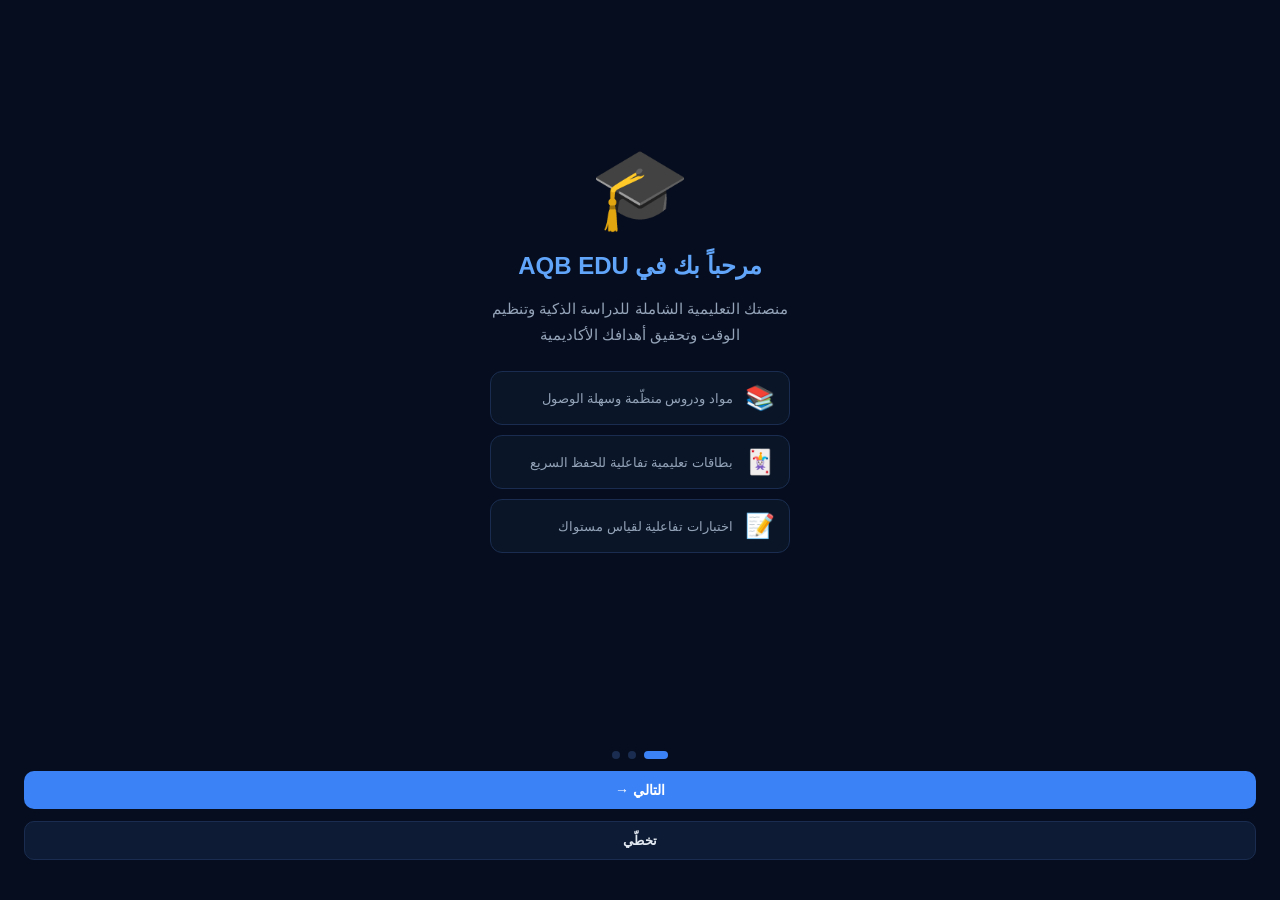
<file: index.html>
<!DOCTYPE html>
<html lang="ar" dir="rtl">
<head>
  <meta charset="UTF-8" />
  <meta name="viewport" content="width=device-width, initial-scale=1, user-scalable=no, viewport-fit=cover" />
  <meta name="mobile-web-app-capable" content="yes" />
  <meta name="apple-mobile-web-app-capable" content="yes" />
  <title>الرئيسية — AQB EDU</title>
  <link rel="stylesheet" href="css/style.css" />
  <style>
    .greeting { font-size: 13px; color: var(--muted); }
    .hero-banner {
      background: linear-gradient(135deg, #1e3a5f 0%, #0d1b35 100%);
      border: 1px solid var(--blue); border-radius: var(--radius);
      padding: 20px; display: flex; align-items: center; gap: 16px;
    }
    .hero-text h2 { font-size: 18px; font-weight: 800; color: var(--blue-l); }
    .hero-text p  { font-size: 13px; color: var(--muted); margin-top: 4px; line-height: 1.5; }
    .hero-emoji { font-size: 52px; flex-shrink: 0; }
    .daily-tip {
      background: var(--card); border: 1px solid var(--border); border-right: 4px solid var(--yellow);
      border-radius: var(--radius); padding: 14px 16px;
    }
    .daily-tip .tip-head { font-size: 11px; color: var(--yellow); font-weight: 700; margin-bottom: 6px; }
    .daily-tip p { font-size: 13px; color: var(--muted); line-height: 1.6; }
  </style>
</head>
<body class="page">
<div class="topbar">
  <div class="net-dot" id="net-dot"></div>
  <div>
    <h1 id="greeting-name">AQB EDU</h1>
    <div class="greeting" id="greeting-date"></div>
  </div>
  <div class="topbar-right">
    <a href="notifications.html" style="font-size:22px;text-decoration:none;">🔔</a>
    <a href="settings.html" style="font-size:22px;text-decoration:none;">⚙️</a>
  </div>
</div>

<div class="scroll">

  <!-- Hero -->
  <div class="hero-banner">
    <div class="hero-emoji">📖</div>
    <div class="hero-text">
      <h2>حان وقت الدراسة!</h2>
      <p>واصل رحلتك التعليمية واكسب نقاطاً جديدة اليوم</p>
    </div>
  </div>

  <!-- Stats -->
  <div class="stats-row">
    <div class="stat-card">
      <div class="stat-val" id="stat-points">0</div>
      <div class="stat-label">النقاط 🏆</div>
    </div>
    <div class="stat-card">
      <div class="stat-val" id="stat-streak">0</div>
      <div class="stat-label">أيام متتالية 🔥</div>
    </div>
    <div class="stat-card">
      <div class="stat-val" id="stat-quizzes">0</div>
      <div class="stat-label">اختبارات ✅</div>
    </div>
  </div>

  <!-- Quick actions -->
  <div class="section-label">ابدأ الآن</div>
  <div class="grid-2">
    <a href="quiz.html" class="action-card">
      <span class="ac-icon">📝</span>
      <span style="font-size:14px;font-weight:700;">اختبار سريع</span>
      <span class="ac-label">اختبر معلوماتك</span>
    </a>
    <a href="flashcards.html" class="action-card">
      <span class="ac-icon">🃏</span>
      <span style="font-size:14px;font-weight:700;">البطاقات</span>
      <span class="ac-label">مراجعة سريعة</span>
    </a>
    <a href="schedule.html" class="action-card">
      <span class="ac-icon">📅</span>
      <span style="font-size:14px;font-weight:700;">جدولي</span>
      <span class="ac-label">مؤقت + إشعارات</span>
    </a>
    <a href="leaderboard.html" class="action-card">
      <span class="ac-icon">🏆</span>
      <span style="font-size:14px;font-weight:700;">المتصدرون</span>
      <span class="ac-label">قارن نفسك</span>
    </a>
  </div>

  <!-- Today's schedule preview -->
  <div class="section-label">جدول اليوم</div>
  <div id="today-schedule">
    <div class="empty">
      <span class="empty-icon">📅</span>
      لا توجد جلسات مجدولة اليوم<br>
      <a href="schedule.html" style="color:var(--blue-l);font-size:13px;margin-top:8px;display:inline-block;">+ أضف جلسة</a>
    </div>
  </div>

  <!-- Courses -->
  <div class="section-label">المواد</div>
  <div id="courses-preview"></div>
  <a href="courses.html" class="btn btn-ghost" style="text-align:center;">عرض جميع المواد 📚</a>

  <!-- Daily tip -->
  <div class="daily-tip">
    <div class="tip-head">💡 نصيحة اليوم</div>
    <p id="daily-tip-text">جرّب تقنية بومودورو: 25 دقيقة دراسة ثم 5 دقائق استراحة — تزيد التركيز وتقلل الإجهاد.</p>
  </div>

</div>

<nav id="bottom-nav"></nav>
<script src="js/app.js"></script>
<script>
const TIPS = [
  'جرّب تقنية بومودورو: 25 دقيقة دراسة ثم 5 دقائق استراحة — تزيد التركيز وتقلل الإجهاد.',
  'راجع المادة قبل النوم مباشرةً — الدماغ يعالج المعلومات أثناء النوم ويثبّتها.',
  'الكتابة باليد أثناء الدراسة يُحسّن الحفظ بنسبة تصل إلى 40%.',
  'قسّم المادة الكبيرة إلى وحدات صغيرة وراجع كل وحدة على حدة.',
  'الشرح لشخص آخر أفضل طريقة للتحقق من فهمك للمادة.',
  'ابتعد عن الهاتف 30 دقيقة قبل وأثناء المذاكرة لزيادة التركيز.',
  'اشرب الماء بانتظام أثناء الدراسة — الجفاف يضعف التركيز.',
];

const COURSES_DEFAULT = [
  { id: 'math',   icon: '🔢', name: 'الرياضيات', color: '#1e3a5f' },
  { id: 'arabic', icon: '📖', name: 'اللغة العربية', color: '#3b0764' },
  { id: 'science',icon: '🔬', name: 'العلوم',    color: '#14532d' },
  { id: 'english',icon: '🌍', name: 'اللغة الإنجليزية', color: '#451a03' },
];

async function init() {
  const done = await Prefs.get('onboarded', false);
  if (!done) { location.href = 'onboarding.html'; return; }

  renderBottomNav('home');

  // Network
  const online = await isOnline();
  const dot = document.getElementById('net-dot');
  dot.classList.toggle('online', online);

  // Greeting
  const name = await Prefs.get('name', 'طالب');
  document.getElementById('greeting-name').textContent = 'مرحباً ' + name + ' 👋';
  document.getElementById('greeting-date').textContent = formatDateAr(new Date());

  // Stats
  const pts    = await Prefs.get('points', 0);
  const streak = await touchStreak();
  const quizzes= await Prefs.get('quiz_count', 0);
  document.getElementById('stat-points').textContent  = pts;
  document.getElementById('stat-streak').textContent  = streak;
  document.getElementById('stat-quizzes').textContent = quizzes;

  // Daily tip
  const tipIdx = new Date().getDate() % TIPS.length;
  document.getElementById('daily-tip-text').textContent = TIPS[tipIdx];

  // Today's schedule
  const sessions = await Prefs.get('schedule', []);
  const todayStr = new Date().toDateString();
  const todaySessions = sessions.filter(s => {
    const d = new Date(s.datetime);
    return d.toDateString() === todayStr && d > new Date();
  }).slice(0, 3);

  if (todaySessions.length > 0) {
    document.getElementById('today-schedule').innerHTML = todaySessions.map(s => {
      const d = new Date(s.datetime);
      return `<div class="schedule-item" style="margin-bottom:8px;">
        <div class="si-time">${formatTime12(d)}</div>
        <div class="si-body">
          <div class="si-title">${s.subject}</div>
          <div class="si-sub">${s.duration} دقيقة</div>
        </div>
        <span class="badge badge-blue">قادمة</span>
      </div>`;
    }).join('');
  }

  // Courses preview
  const courses = await Prefs.get('courses', COURSES_DEFAULT);
  document.getElementById('courses-preview').innerHTML = courses.slice(0,3).map(c => {
    const prog = Math.floor(Math.random() * 60 + 20);
    return `<a href="quiz.html?subject=${c.id}" class="list-item" style="margin-bottom:8px;">
      <span class="li-icon">${c.icon}</span>
      <div class="li-body">
        <div class="li-title">${c.name}</div>
        <div style="margin-top:6px;" class="progress-wrap"><div class="progress-bar" style="width:${prog}%"></div></div>
      </div>
      <span class="li-right">›</span>
    </a>`;
  }).join('');
}

init();
</script>
</body>
</html>
</file>
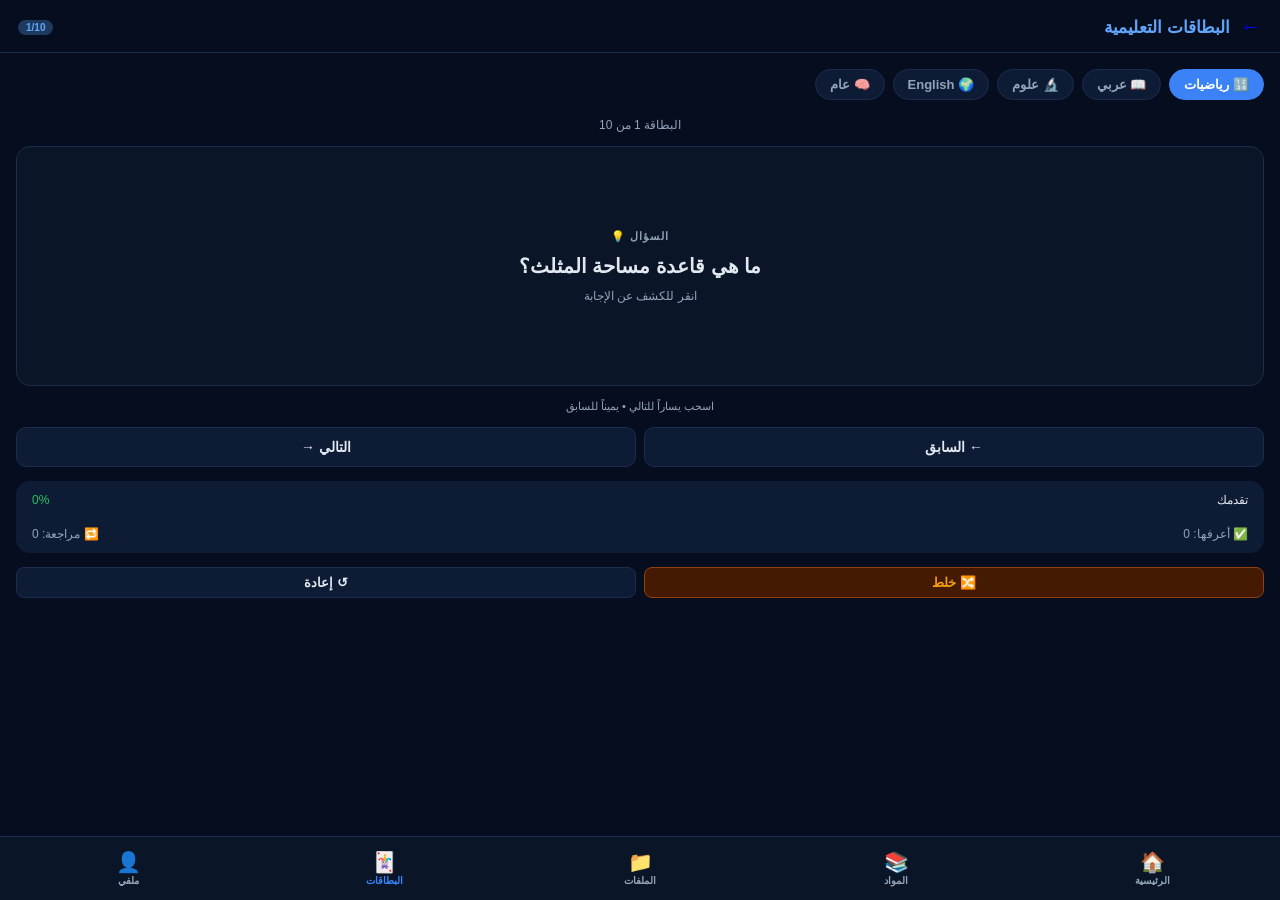
<file: flashcards.html>
<!DOCTYPE html>
<html lang="ar" dir="rtl">
<head>
  <meta charset="UTF-8" />
  <meta name="viewport" content="width=device-width, initial-scale=1, user-scalable=no, viewport-fit=cover" />
  <meta name="mobile-web-app-capable" content="yes" />
  <meta name="apple-mobile-web-app-capable" content="yes" />
  <title>البطاقات التعليمية — AQB EDU</title>
  <link rel="stylesheet" href="css/style.css" />
  <style>
    .fc-subject-tabs { display:flex; gap:8px; overflow-x:auto; padding-bottom:4px; }
    .fc-subject-tabs::-webkit-scrollbar { display:none; }
    .tab-btn {
      flex-shrink:0; padding:7px 14px; border-radius:100px; border:1px solid var(--border);
      background:var(--surface); color:var(--muted); font-size:13px; font-weight:600;
      cursor:pointer; font-family:inherit; transition:all .2s;
    }
    .tab-btn.active { background:var(--blue); border-color:var(--blue); color:#fff; }
    .fc-count { text-align:center; font-size:12px; color:var(--muted); }
    .fc-actions { display:flex; gap:8px; }
    .fc-actions .btn { flex:1; }
    .swipe-hint { text-align:center; font-size:11px; color:var(--muted); }
    .known-bar-wrap { background:var(--surface); border-radius:var(--radius); padding:12px 16px; }
    .known-bar-label { display:flex; justify-content:space-between; font-size:12px; margin-bottom:6px; }
  </style>
</head>
<body class="page">
<div class="topbar">
  <a href="javascript:history.back()" style="font-size:22px;text-decoration:none;">←</a>
  <h1>البطاقات التعليمية</h1>
  <span id="fc-badge" class="badge badge-blue">0/0</span>
</div>

<div class="scroll">
  <!-- Subject tabs -->
  <div class="fc-subject-tabs" id="subject-tabs"></div>

  <!-- Card -->
  <div class="fc-count" id="fc-count">البطاقة 1 من 10</div>

  <div class="flashcard-wrapper" id="fc-wrapper">
    <div class="flashcard" id="fc-card" onclick="flipCard()">
      <div class="fc-face">
        <div class="fc-label">السؤال 💡</div>
        <div class="fc-text" id="fc-front"></div>
        <div class="fc-hint">انقر للكشف عن الإجابة</div>
      </div>
      <div class="fc-face fc-back">
        <div class="fc-label">الإجابة ✅</div>
        <div class="fc-text" id="fc-back-text"></div>
      </div>
    </div>
  </div>

  <div class="swipe-hint">اسحب يساراً للتالي • يميناً للسابق</div>

  <!-- Actions -->
  <div class="fc-actions" id="fc-actions" style="display:none;">
    <button class="btn btn-red" onclick="markCard('review')">🔁 راجع مرة أخرى</button>
    <button class="btn btn-green" onclick="markCard('known')">✅ أعرفها</button>
  </div>

  <div class="btn-row">
    <button class="btn btn-ghost" onclick="prevCard()">← السابق</button>
    <button class="btn btn-ghost" onclick="nextCard()">التالي →</button>
  </div>

  <!-- Progress -->
  <div class="known-bar-wrap">
    <div class="known-bar-label">
      <span>تقدمك</span>
      <span id="known-pct" class="text-green">0%</span>
    </div>
    <div class="progress-wrap"><div class="progress-bar green" id="known-bar" style="width:0%"></div></div>
    <div style="display:flex;justify-content:space-between;margin-top:8px;font-size:12px;color:var(--muted);">
      <span>✅ أعرفها: <span id="known-count">0</span></span>
      <span>🔁 مراجعة: <span id="review-count">0</span></span>
    </div>
  </div>

  <div class="btn-row">
    <button class="btn btn-yellow btn-sm" onclick="shuffleCards()">🔀 خلط</button>
    <button class="btn btn-ghost btn-sm" onclick="resetProgress()">↺ إعادة</button>
  </div>
</div>

<nav id="bottom-nav"></nav>
<script src="js/app.js"></script>
<script>
const CARDS = {
  math: [
    { front:'ما هي قاعدة مساحة المثلث؟',           back:'القاعدة × الارتفاع ÷ 2' },
    { front:'ما هو قانون فيثاغورس؟',               back:'أ² + ب² = جـ²' },
    { front:'كيف تحسب محيط الدائرة؟',              back:'2 × π × نصف القطر' },
    { front:'ما هو الجذر التربيعي لـ 256؟',         back:'16' },
    { front:'ما مساحة الدائرة؟',                   back:'π × نصف القطر²' },
    { front:'ما قانون الفائدة البسيطة؟',            back:'الأصل × النسبة × الزمن ÷ 100' },
    { front:'ما ناتج (x+y)² ؟',                    back:'x² + 2xy + y²' },
    { front:'ما مجموع زوايا المثلث؟',               back:'180 درجة' },
    { front:'ما عدد وجوه المكعب؟',                  back:'6 وجوه' },
    { front:'ما مجموع زوايا الرباعي؟',              back:'360 درجة' },
  ],
  arabic: [
    { front:'ما هو المبتدأ؟',            back:'اسم مرفوع يُبتدأ به الكلام' },
    { front:'ما علامات الفعل الماضي؟',   back:'قبوله تاء التأنيث الساكنة أو تاء الفاعل' },
    { front:'ما الفرق بين المعرفة والنكرة؟', back:'المعرفة محددة (+ ال التعريف أو علم)، النكرة غير محددة' },
    { front:'ما هو الحال؟',              back:'اسم منصوب يبيّن هيئة صاحبه' },
    { front:'متى يُضاف التنوين؟',        back:'للأسماء النكرة غير المضافة وغير المقترنة بـ"ال"' },
    { front:'ما جمع المذكر السالم؟',     back:'ما دلّ على جمع بزيادة واو ونون أو ياء ونون' },
    { front:'ما هو الضمير المتصل؟',      back:'ضمير يتصل بالكلمة التي قبله ولا يستقل بالنطق' },
    { front:'ما هو الفعل اللازم؟',       back:'فعل لا يتعدى أثره إلى مفعول به' },
    { front:'ما الفرق بين النعت والبدل؟', back:'النعت يصف المنعوت، البدل يحل محل المبدل منه' },
    { front:'ما علامات الاسم؟',          back:'قبوله التنوين، ال التعريف، الجر، النداء' },
  ],
  science: [
    { front:'ما هي المقاومة الكهربائية؟',  back:'قانون أوم: الجهد ÷ التيار (V/I)، وحدتها الأوم Ω' },
    { front:'ما تعريف الخلية؟',            back:'الوحدة الأساسية للحياة وأصغر وحدة حية' },
    { front:'ما مكونات الذرة؟',            back:'بروتونات (موجبة) + نيوترونات (محايدة) في النواة + إلكترونات (سالبة)' },
    { front:'ما قانون نيوتن الأول؟',       back:'الجسم الساكن يبقى ساكناً والمتحرك يستمر في حركته ما لم تؤثر عليه قوة' },
    { front:'ما تعريف الضغط؟',             back:'القوة المؤثرة على وحدة المساحة (P = F/A)' },
    { front:'ما الفرق بين المادة والطاقة؟',back:'المادة لها كتلة وتشغل حجماً، الطاقة قدرة على إنجاز الشغل' },
    { front:'ما وحدة قياس الطاقة؟',        back:'الجول (J)' },
    { front:'ما مكونات الدم؟',             back:'بلازما + خلايا دم حمراء + كريات بيضاء + صفائح دموية' },
    { front:'ما مراحل دورة الماء؟',        back:'تبخر → تكاثف → تساقط → جريان' },
    { front:'ما تعريف التمثيل الضوئي؟',   back:'عملية تحويل ضوء الشمس + ماء + CO₂ إلى غذاء + أكسجين' },
  ],
  english: [
    { front:'What are the 5 senses?',       back:'Sight, Hearing, Smell, Taste, Touch' },
    { front:'What is a noun?',              back:'A word that names a person, place, thing, or idea' },
    { front:'Present perfect formula?',     back:'Subject + have/has + past participle' },
    { front:'What is an adjective?',        back:'A word that describes or modifies a noun' },
    { front:'Passive voice formula?',       back:'Subject + be (conjugated) + past participle' },
    { front:'What is a synonym?',           back:'A word with the same or similar meaning' },
    { front:'Comparative vs superlative?',  back:'Comparative: more/+er | Superlative: most/+est' },
    { front:'What is a conjunction?',       back:'A word that connects clauses (and, but, or, so, because...)' },
    { front:'Future simple tense formula?', back:'Subject + will + base verb' },
    { front:'What is a preposition?',       back:'A word showing relation (in, on, at, by, with, under...)' },
  ],
  general: [
    { front:'ما معنى كلمة "Renaissance"؟',  back:'عصر النهضة — حركة فكرية وفنية نشأت في إيطاليا القرن 14-17م' },
    { front:'ما هو الـ DNA؟',               back:'الحمض النووي الريبوزي منقوص الأكسجين — يحمل المعلومات الوراثية' },
    { front:'ما أسرع حيوان بري؟',           back:'الفهد — يبلغ 112 كم/ساعة' },
    { front:'ما المقصود بالذكاء الاصطناعي؟', back:'قدرة الآلات على محاكاة التفكير البشري واتخاذ القرارات' },
    { front:'من اخترع الهاتف؟',             back:'ألكسندر غراهام بيل (1876م)' },
    { front:'ما هو البروتوكول HTTP؟',        back:'بروتوكول نقل النص التشعبي — أساس التواصل في الويب' },
    { front:'ما الفرق بين المناخ والطقس؟',  back:'الطقس: حالة الجو قصيرة المدى. المناخ: متوسط الطقس على مدى سنوات' },
    { front:'ما هي الطاقة المتجددة؟',       back:'طاقة مستمدة من مصادر متجددة كالشمس والرياح والماء' },
    { front:'من كتب كتاب "أصل الأنواع"؟',   back:'تشارلز داروين (1859م)' },
    { front:'ما الفرق بين العلم والتقنية؟',  back:'العلم: فهم الطبيعة. التقنية: تطبيق العلم لحل المشكلات' },
  ],
};

const SUBJECTS = [
  { id:'math',    label:'🔢 رياضيات' },
  { id:'arabic',  label:'📖 عربي' },
  { id:'science', label:'🔬 علوم' },
  { id:'english', label:'🌍 English' },
  { id:'general', label:'🧠 عام' },
];

let cards = [], currentIdx = 0, isFlipped = false;
let known = new Set(), review = new Set();
let currentSubject = '';
let touchStartX = 0;

function init() {
  renderBottomNav('flashcards');

  // Subject from URL
  const param = new URLSearchParams(location.search).get('subject');
  const subj  = SUBJECTS.find(s => s.id === param) ? param : 'math';
  renderTabs(subj);
  loadSubject(subj);

  // Swipe
  const wrap = document.getElementById('fc-wrapper');
  wrap.addEventListener('touchstart', e => { touchStartX = e.changedTouches[0].clientX; });
  wrap.addEventListener('touchend', async e => {
    const dx = touchStartX - e.changedTouches[0].clientX;
    if (Math.abs(dx) > 50) {
      if (dx > 0) await nextCard();
      else        await prevCard();
    }
  });
}

function renderTabs(active) {
  document.getElementById('subject-tabs').innerHTML = SUBJECTS.map(s =>
    `<button class="tab-btn${s.id===active?' active':''}" onclick="loadSubject('${s.id}')">${s.label}</button>`
  ).join('');
}

async function loadSubject(id) {
  currentSubject = id;
  cards  = [...(CARDS[id] || CARDS.general)];
  known  = new Set(await Prefs.get('fc_known_' + id, []));
  review = new Set(await Prefs.get('fc_review_' + id, []));
  currentIdx = 0;
  document.querySelectorAll('.tab-btn').forEach(b => b.classList.toggle('active', b.textContent.includes(SUBJECTS.find(s=>s.id===id)?.label.split(' ')[1]||'')));
  renderTabs(id);
  renderCard();
  updateProgress();
}

function renderCard() {
  if (!cards.length) return;
  const c = cards[currentIdx];
  isFlipped = false;
  const card = document.getElementById('fc-card');
  card.classList.remove('flipped');
  document.getElementById('fc-front').textContent = c.front;
  document.getElementById('fc-back-text').textContent = c.back;
  document.getElementById('fc-count').textContent = `البطاقة ${currentIdx+1} من ${cards.length}`;
  document.getElementById('fc-badge').textContent = `${currentIdx+1}/${cards.length}`;
  document.getElementById('fc-actions').style.display = 'none';
}

async function flipCard() {
  const card = document.getElementById('fc-card');
  isFlipped = !isFlipped;
  card.classList.toggle('flipped', isFlipped);
  await Haptics.impact('LIGHT');
  if (isFlipped) {
    document.getElementById('fc-actions').style.display = 'flex';
  }
}

async function markCard(type) {
  const id = cards[currentIdx].front;
  if (type === 'known') {
    known.add(id); review.delete(id);
    await Haptics.success();
    showToast('✅ رائع! محفوظة');
  } else {
    review.add(id); known.delete(id);
    await Haptics.warning();
    showToast('🔁 ستظهر مجدداً');
  }
  await Prefs.set('fc_known_' + currentSubject,  [...known]);
  await Prefs.set('fc_review_' + currentSubject, [...review]);
  updateProgress();
  await nextCard();
}

async function nextCard() {
  await Haptics.impact('LIGHT');
  currentIdx = (currentIdx + 1) % cards.length;
  renderCard();
}

async function prevCard() {
  await Haptics.impact('LIGHT');
  currentIdx = (currentIdx - 1 + cards.length) % cards.length;
  renderCard();
}

function updateProgress() {
  const total = cards.length;
  const k = [...known].filter(id => cards.find(c => c.front === id)).length;
  const r = [...review].filter(id => cards.find(c => c.front === id)).length;
  const pct = total ? Math.round((k / total) * 100) : 0;
  document.getElementById('known-count').textContent = k;
  document.getElementById('review-count').textContent = r;
  document.getElementById('known-pct').textContent = pct + '%';
  document.getElementById('known-bar').style.width = pct + '%';
}

async function shuffleCards() {
  for (let i = cards.length-1; i>0; i--) {
    const j = Math.floor(Math.random()*(i+1));
    [cards[i],cards[j]]=[cards[j],cards[i]];
  }
  currentIdx = 0;
  await Haptics.impact('MEDIUM');
  showToast('🔀 تم خلط البطاقات');
  renderCard();
}

async function resetProgress() {
  const ok = await Dialog.confirm('إعادة التقدم', 'هل تريد مسح تقدمك في هذا الموضوع؟');
  if (!ok) return;
  known.clear(); review.clear();
  await Prefs.remove('fc_known_' + currentSubject);
  await Prefs.remove('fc_review_' + currentSubject);
  updateProgress();
  await Haptics.warning();
  showToast('↺ تم إعادة التقدم');
}

init();
</script>
</body>
</html>
</file>
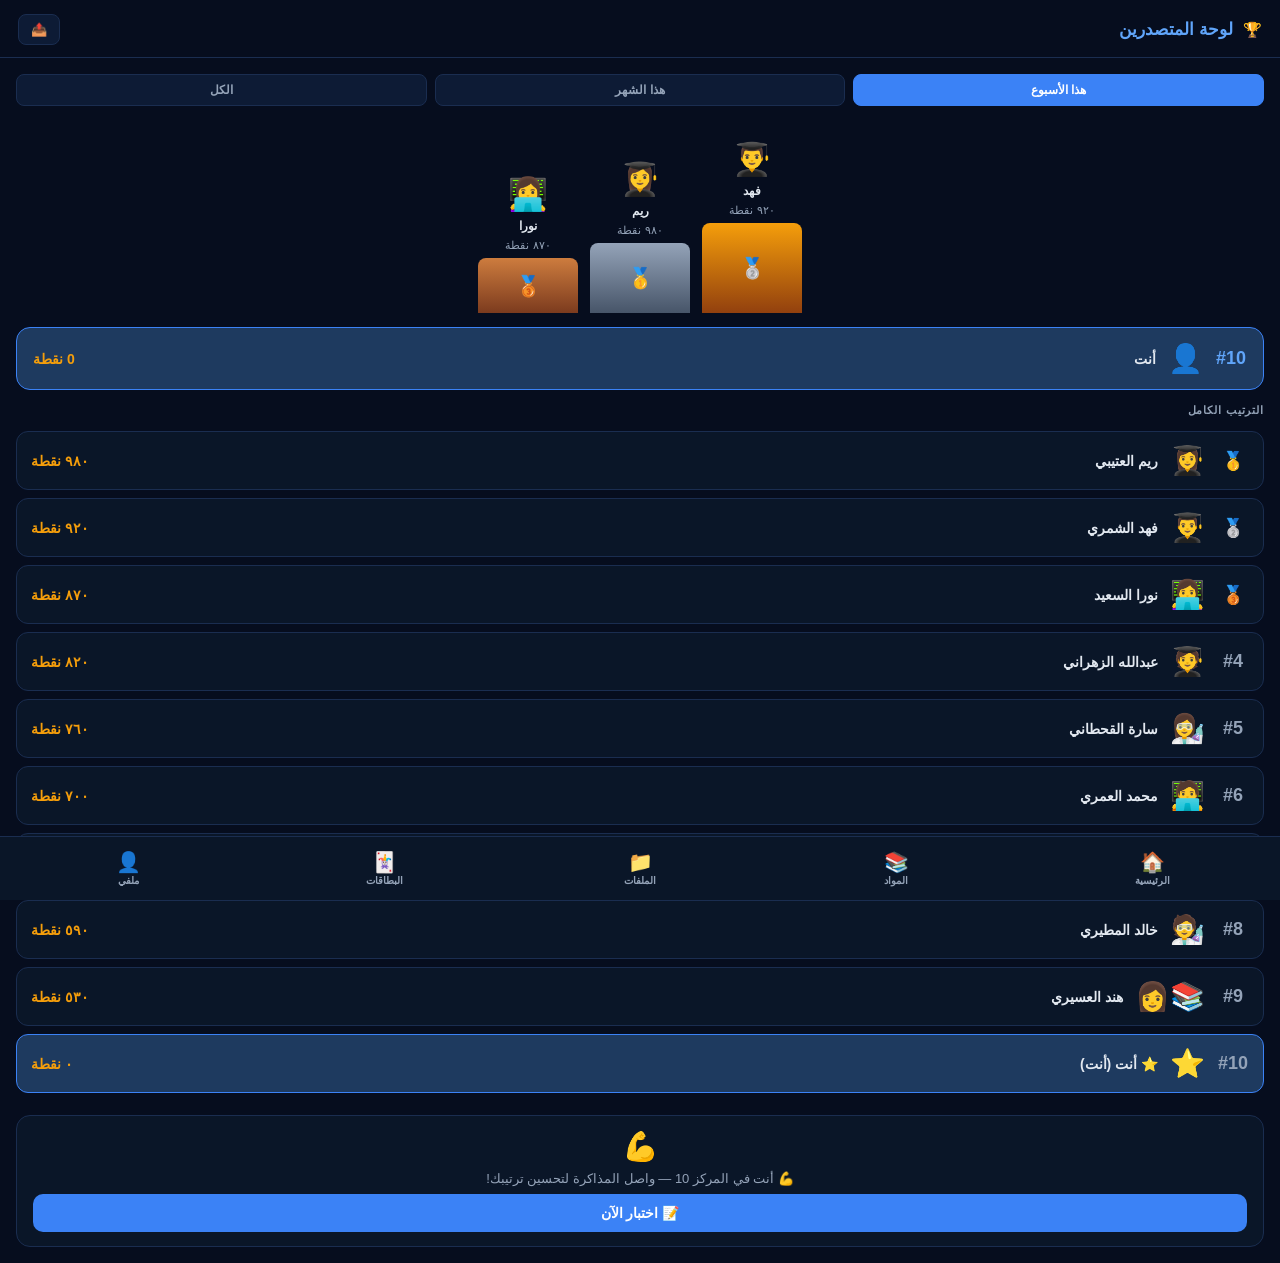
<file: leaderboard.html>
<!DOCTYPE html>
<html lang="ar" dir="rtl">
<head>
  <meta charset="UTF-8" />
  <meta name="viewport" content="width=device-width, initial-scale=1, user-scalable=no, viewport-fit=cover" />
  <meta name="mobile-web-app-capable" content="yes" />
  <meta name="apple-mobile-web-app-capable" content="yes" />
  <title>المتصدرون — AQB EDU</title>
  <link rel="stylesheet" href="css/style.css" />
  <style>
    .podium {
      display: flex; align-items: flex-end; justify-content: center;
      gap: 12px; padding: 20px 16px 0;
    }
    .podium-item {
      display: flex; flex-direction: column; align-items: center; gap: 6px;
      flex: 1; max-width: 100px;
    }
    .podium-avatar { font-size: 32px; }
    .podium-name   { font-size: 12px; font-weight: 700; text-align: center; }
    .podium-score  { font-size: 11px; color: var(--muted); }
    .podium-block  {
      width: 100%; border-radius: 8px 8px 0 0;
      display: flex; align-items: center; justify-content: center;
      font-size: 20px; font-weight: 900;
    }
    .p1 { background: linear-gradient(180deg, #f59e0b 0%, #92400e 100%); height: 90px; }
    .p2 { background: linear-gradient(180deg, #94a3b8 0%, #475569 100%); height: 70px; }
    .p3 { background: linear-gradient(180deg, #cd7c3e 0%, #7c3b1e 100%); height: 55px; }
    .my-rank-card {
      background: var(--blue-d); border: 1px solid var(--blue);
      border-radius: var(--radius); padding: 14px 16px;
      display: flex; align-items: center; gap: 12px;
    }
    .period-tabs { display:flex; gap:8px; }
    .period-btn {
      flex:1; padding:8px; border-radius:8px; border:1px solid var(--border);
      background:var(--surface); color:var(--muted); font-size:12px; font-weight:600;
      cursor:pointer; font-family:inherit; transition:all .2s;
    }
    .period-btn.active { background:var(--blue); border-color:var(--blue); color:#fff; }
  </style>
</head>
<body class="page">
<div class="topbar">
  <span class="topbar-icon">🏆</span>
  <h1>لوحة المتصدرين</h1>
  <button class="btn btn-ghost btn-sm" onclick="shareRank()">📤</button>
</div>

<div class="scroll">

  <!-- Period filter -->
  <div class="period-tabs">
    <button class="period-btn active" onclick="setPeriod('week', this)">هذا الأسبوع</button>
    <button class="period-btn" onclick="setPeriod('month', this)">هذا الشهر</button>
    <button class="period-btn" onclick="setPeriod('all', this)">الكل</button>
  </div>

  <!-- Podium -->
  <div class="podium" id="podium"></div>

  <!-- My rank -->
  <div class="my-rank-card" id="my-rank-card">
    <div class="lb-rank" id="my-rank-num" style="color:var(--blue-l);">#?</div>
    <div class="lb-avatar">👤</div>
    <div class="lb-name" id="my-name">أنت</div>
    <div class="lb-score" id="my-score">0 نقطة</div>
  </div>

  <!-- Full list -->
  <div class="section-label">الترتيب الكامل</div>
  <div id="lb-list"></div>

  <!-- Motivational -->
  <div class="card">
    <div class="card-body" style="text-align:center;gap:8px;">
      <div style="font-size:28px;">💪</div>
      <div style="font-size:13px;color:var(--muted);" id="motiv-text">واصل المذاكرة لتحسين ترتيبك!</div>
      <a href="quiz.html" class="btn btn-blue">📝 اختبار الآن</a>
    </div>
  </div>

</div>

<nav id="bottom-nav"></nav>
<script src="js/app.js"></script>
<script>
// Mock leaderboard data (in a real app this would come from a server)
const MOCK_PLAYERS = [
  { name:'ريم العتيبي',    avatar:'👩‍🎓', base:{ week:980, month:3800, all:12400 } },
  { name:'فهد الشمري',     avatar:'👨‍🎓', base:{ week:920, month:3600, all:11800 } },
  { name:'نورا السعيد',    avatar:'👩‍💻', base:{ week:870, month:3200, all:10500 } },
  { name:'عبدالله الزهراني',avatar:'🧑‍🎓', base:{ week:820, month:2900, all:9800 } },
  { name:'سارة القحطاني',  avatar:'👩‍🔬', base:{ week:760, month:2700, all:8900 } },
  { name:'محمد العمري',    avatar:'🧑‍💻', base:{ week:700, month:2400, all:7800 } },
  { name:'لمى الدوسري',    avatar:'👩‍🏫', base:{ week:650, month:2100, all:6900 } },
  { name:'خالد المطيري',   avatar:'🧑‍🔬', base:{ week:590, month:1900, all:5700 } },
  { name:'هند العسيري',    avatar:'👩‍📚', base:{ week:530, month:1700, all:4800 } },
];

let currentPeriod = 'week';

async function init() {
  renderBottomNav('');

  const myName   = await Prefs.get('name', 'أنت');
  const myPoints = await Prefs.get('points', 0);
  document.getElementById('my-name').textContent = myName;
  document.getElementById('my-score').textContent = myPoints + ' نقطة';

  render(myName, myPoints);
}

function setPeriod(p, btn) {
  currentPeriod = p;
  document.querySelectorAll('.period-btn').forEach(b => b.classList.remove('active'));
  btn.classList.add('active');
  renderList();
}

function getPlayers(myName, myPoints) {
  const list = MOCK_PLAYERS.map(p => ({ ...p, score: p.base[currentPeriod] }));
  list.push({ name: myName, avatar:'⭐', score: myPoints, isMe: true });
  return list.sort((a,b) => b.score - a.score);
}

function render(myName, myPoints) {
  const players = getPlayers(myName, myPoints);

  // Podium (top 3)
  const top3 = players.slice(0,3);
  const order = [1,0,2]; // silver, gold, bronze
  const ranks = ['🥇','🥈','🥉'];
  const classes = ['p2','p1','p3'];
  const heights = [1,2,0];
  document.getElementById('podium').innerHTML = order.map(i => {
    const p = top3[i];
    if (!p) return '<div class="podium-item"></div>';
    return `
    <div class="podium-item">
      <div class="podium-avatar">${p.avatar}</div>
      <div class="podium-name">${p.isMe ? '⭐ أنت' : p.name.split(' ')[0]}</div>
      <div class="podium-score">${p.score.toLocaleString('ar-SA')} نقطة</div>
      <div class="podium-block ${classes[i]}">${ranks[i]}</div>
    </div>`;
  }).join('');

  // My rank
  const myIdx = players.findIndex(p => p.isMe);
  document.getElementById('my-rank-num').textContent = '#' + (myIdx + 1);

  renderList();
}

function renderList() {
  Prefs.get('name', 'أنت').then(myName => {
    Prefs.get('points', 0).then(myPoints => {
      const players = getPlayers(myName, myPoints);
      const medals  = ['🥇','🥈','🥉'];
      document.getElementById('lb-list').innerHTML = players.map((p, i) => `
        <div class="lb-item${p.isMe ? ' me' : ''}" style="margin-bottom:8px;">
          <div class="lb-rank" style="color:${i<3?['#f59e0b','#94a3b8','#cd7c3e'][i]:'var(--muted)'}">
            ${i < 3 ? medals[i] : '#' + (i+1)}
          </div>
          <div class="lb-avatar">${p.avatar}</div>
          <div class="lb-name">${p.isMe ? '⭐ ' + p.name + ' (أنت)' : p.name}</div>
          <div class="lb-score">${p.score.toLocaleString('ar-SA')} نقطة</div>
        </div>`).join('');

      // Motivational
      const myIdx = players.findIndex(p => p.isMe);
      const msgs  = myIdx === 0 ? '🏆 أنت المتصدر الآن! حافظ على مكانتك.'
        : myIdx <= 2 ? `🔥 أنت في المركز ${myIdx+1} — بقليل من الجهد تصل للقمة!`
        : `💪 أنت في المركز ${myIdx+1} — واصل المذاكرة لتحسين ترتيبك!`;
      document.getElementById('motiv-text').textContent = msgs;
    });
  });
}

async function shareRank() {
  const myName   = await Prefs.get('name', 'أنت');
  const myPoints = await Prefs.get('points', 0);
  const players  = getPlayers(myName, myPoints);
  const myIdx    = players.findIndex(p => p.isMe);
  await Share.share(
    '🏆 ترتيبي في AQB EDU',
    `وصلت إلى المركز ${myIdx+1} بـ ${myPoints} نقطة في AQB EDU!\nانضم إليّ وتنافس معي.`,
    'https://ah-0.github.io/Test-web/'
  );
}

init();
</script>
</body>
</html>
</file>
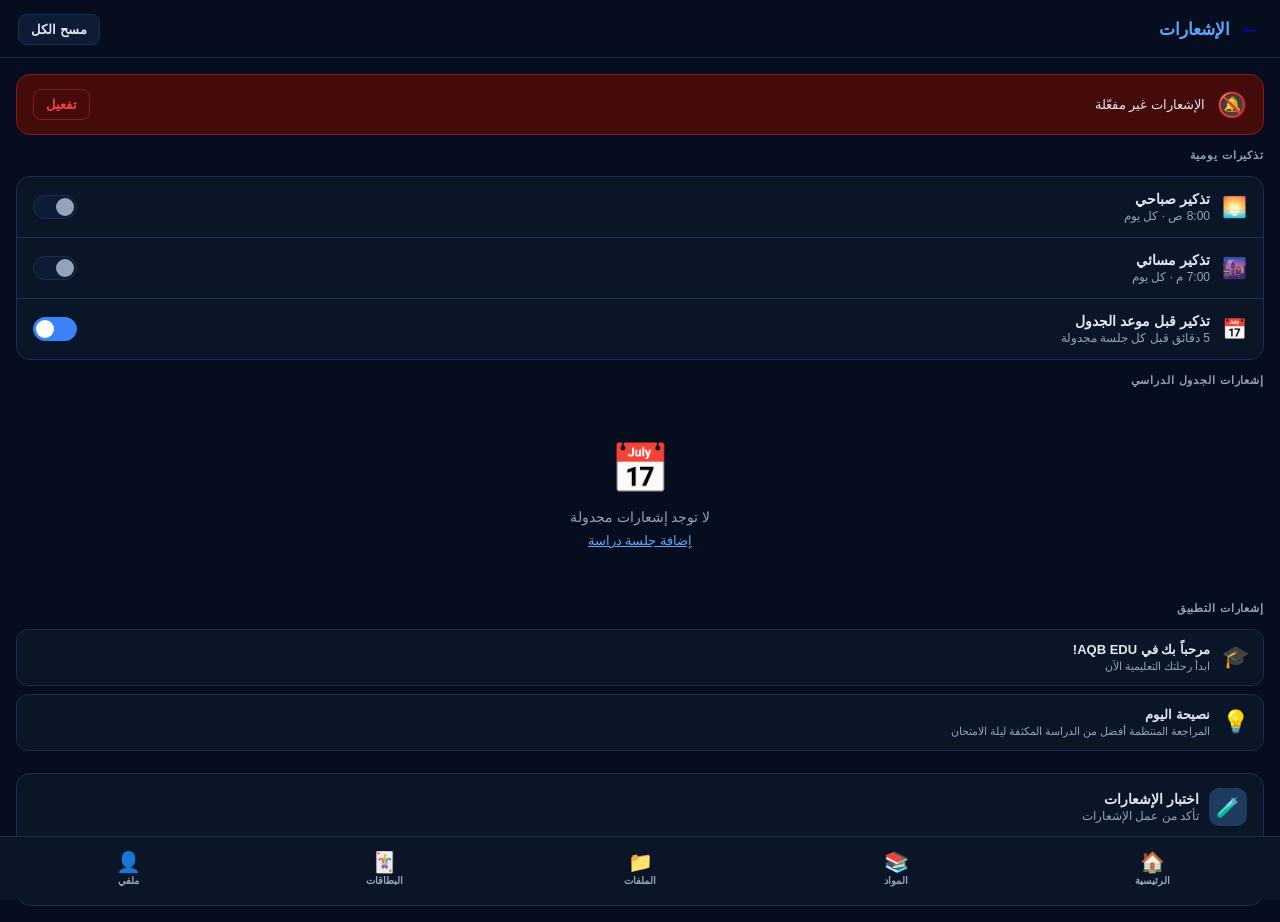
<file: notifications.html>
<!DOCTYPE html>
<html lang="ar" dir="rtl">
<head>
  <meta charset="UTF-8" />
  <meta name="viewport" content="width=device-width, initial-scale=1, user-scalable=no, viewport-fit=cover" />
  <meta name="mobile-web-app-capable" content="yes" />
  <meta name="apple-mobile-web-app-capable" content="yes" />
  <title>الإشعارات — AQB EDU</title>
  <link rel="stylesheet" href="css/style.css" />
  <style>
    .perm-banner {
      background: #450a0a; border: 1px solid #7f1d1d; border-radius: var(--radius);
      padding: 14px 16px; display: flex; align-items: center; gap: 12px;
    }
    .perm-banner.ok { background: #14532d; border-color: #166534; }
    .perm-icon { font-size: 24px; flex-shrink: 0; }
    .perm-text { flex: 1; font-size: 13px; }
    .reminder-row {
      display: flex; align-items: center; gap: 12px;
      padding: 14px 16px; cursor: pointer;
    }
    .reminder-row + .reminder-row { border-top: 1px solid var(--border); }
    .rr-icon  { font-size: 20px; flex-shrink: 0; }
    .rr-body  { flex: 1; }
    .rr-title { font-size: 14px; font-weight: 600; }
    .rr-sub   { font-size: 12px; color: var(--muted); margin-top: 2px; }
  </style>
</head>
<body class="page">
<div class="topbar">
  <a href="javascript:history.back()" style="font-size:22px;text-decoration:none;">←</a>
  <h1>الإشعارات</h1>
  <button class="btn btn-ghost btn-sm" onclick="clearAll()">مسح الكل</button>
</div>

<div class="scroll">

  <!-- Permission banner -->
  <div class="perm-banner" id="perm-banner">
    <span class="perm-icon">🔕</span>
    <div class="perm-text">الإشعارات غير مفعّلة — اضغط للسماح</div>
    <button class="btn btn-red btn-sm" onclick="requestPerm()">تفعيل</button>
  </div>

  <!-- Daily reminders -->
  <div class="section-label">تذكيرات يومية</div>
  <div class="card" id="reminders-card">
    <div class="reminder-row">
      <span class="rr-icon">🌅</span>
      <div class="rr-body">
        <div class="rr-title">تذكير صباحي</div>
        <div class="rr-sub" id="morning-time">8:00 ص · كل يوم</div>
      </div>
      <label class="toggle"><input type="checkbox" id="morning-toggle" onchange="toggleReminder('morning',this)" /><span class="toggle-slider"></span></label>
    </div>
    <div class="reminder-row">
      <span class="rr-icon">🌆</span>
      <div class="rr-body">
        <div class="rr-title">تذكير مسائي</div>
        <div class="rr-sub" id="evening-time">7:00 م · كل يوم</div>
      </div>
      <label class="toggle"><input type="checkbox" id="evening-toggle" onchange="toggleReminder('evening',this)" /><span class="toggle-slider"></span></label>
    </div>
    <div class="reminder-row">
      <span class="rr-icon">📅</span>
      <div class="rr-body">
        <div class="rr-title">تذكير قبل موعد الجدول</div>
        <div class="rr-sub">5 دقائق قبل كل جلسة مجدولة</div>
      </div>
      <label class="toggle"><input type="checkbox" id="schedule-toggle" checked onchange="toggleScheduleNotif(this)" /><span class="toggle-slider"></span></label>
    </div>
  </div>

  <!-- Reminder time settings -->
  <div class="card" id="time-settings" style="display:none;">
    <div class="card-header">
      <div class="card-icon" style="background:#1e3a5f;">⏰</div>
      <div><div class="card-title">وقت التذكير</div><div class="card-sub">اضبط وقت التذكير اليومي</div></div>
    </div>
    <div class="card-body">
      <div class="input-group">
        <div class="input-label">التذكير الصباحي</div>
        <input class="input" type="time" id="morning-input" value="08:00" onchange="saveReminderTime('morning')" />
      </div>
      <div class="input-group">
        <div class="input-label">التذكير المسائي</div>
        <input class="input" type="time" id="evening-input" value="19:00" onchange="saveReminderTime('evening')" />
      </div>
    </div>
  </div>

  <!-- Scheduled from study plan -->
  <div class="section-label">إشعارات الجدول الدراسي</div>
  <div id="schedule-notifs">
    <div class="empty"><span class="empty-icon">📅</span>لا توجد إشعارات مجدولة<br><a href="schedule.html" style="color:var(--blue-l);font-size:13px;display:inline-block;margin-top:8px;">إضافة جلسة دراسة</a></div>
  </div>

  <!-- Tip notifications -->
  <div class="section-label">إشعارات التطبيق</div>
  <div id="tip-notifs">
    <div class="notif-item" style="margin-bottom:8px;">
      <div class="ni-icon">🎓</div>
      <div class="ni-body">
        <div class="ni-title">مرحباً بك في AQB EDU!</div>
        <div class="ni-time">ابدأ رحلتك التعليمية الآن</div>
      </div>
    </div>
    <div class="notif-item" style="margin-bottom:8px;">
      <div class="ni-icon">💡</div>
      <div class="ni-body">
        <div class="ni-title">نصيحة اليوم</div>
        <div class="ni-time">المراجعة المنتظمة أفضل من الدراسة المكثفة ليلة الامتحان</div>
      </div>
    </div>
  </div>

  <!-- Send test -->
  <div class="card">
    <div class="card-header">
      <div class="card-icon" style="background:#1e3a5f;">🧪</div>
      <div><div class="card-title">اختبار الإشعارات</div><div class="card-sub">تأكد من عمل الإشعارات</div></div>
    </div>
    <div class="card-body">
      <button class="btn btn-blue btn-full" onclick="sendTest()">إرسال إشعار تجريبي</button>
    </div>
  </div>

</div>

<nav id="bottom-nav"></nav>
<script src="js/app.js"></script>
<script>
let permGranted = false;

async function init() {
  renderBottomNav('');

  // Check permission
  permGranted = await Notify.requestPermission().catch(() => false);
  updatePermBanner(permGranted);

  // Load toggles
  const morningOn = await Prefs.get('notif_morning', false);
  const eveningOn = await Prefs.get('notif_evening', false);
  document.getElementById('morning-toggle').checked = morningOn;
  document.getElementById('evening-toggle').checked = eveningOn;
  if (morningOn || eveningOn) {
    document.getElementById('time-settings').style.display = '';
  }

  const morningT = await Prefs.get('notif_morning_time', '08:00');
  const eveningT = await Prefs.get('notif_evening_time', '19:00');
  document.getElementById('morning-input').value = morningT;
  document.getElementById('evening-input').value = eveningT;
  document.getElementById('morning-time').textContent = formatTime12Label(morningT) + ' · كل يوم';
  document.getElementById('evening-time').textContent = formatTime12Label(eveningT) + ' · كل يوم';

  // Schedule notifications from study plan
  const sessions = await Prefs.get('schedule', []);
  const upcoming = sessions.filter(s => new Date(s.datetime) > new Date()).slice(0, 5);
  if (upcoming.length > 0) {
    document.getElementById('schedule-notifs').innerHTML = upcoming.map(s => {
      const d = new Date(s.datetime);
      return `<div class="notif-item" style="margin-bottom:8px;">
        <div class="ni-icon">📅</div>
        <div class="ni-body">
          <div class="ni-title">جلسة ${s.subject}</div>
          <div class="ni-time">${formatDateAr(d)} · ${formatTime12(d)} · ${s.duration} دقيقة</div>
        </div>
        ${s.notifId ? '<span class="badge badge-blue">🔔 مجدول</span>' : '<span class="badge badge-muted">بدون إشعار</span>'}
      </div>`;
    }).join('');
  }
}

function formatTime12Label(timeStr) {
  const [h,m] = timeStr.split(':').map(Number);
  const ampm = h >= 12 ? 'م' : 'ص';
  return `${h%12||12}:${pad2(m)} ${ampm}`;
}

function updatePermBanner(granted) {
  const b = document.getElementById('perm-banner');
  if (granted) {
    b.className = 'perm-banner ok';
    b.innerHTML = '<span class="perm-icon">🔔</span><div class="perm-text">الإشعارات مفعّلة ✅</div>';
  } else {
    b.className = 'perm-banner';
    b.innerHTML = '<span class="perm-icon">🔕</span><div class="perm-text">الإشعارات غير مفعّلة</div><button class="btn btn-red btn-sm" onclick="requestPerm()">تفعيل</button>';
  }
}

async function requestPerm() {
  permGranted = await Notify.requestPermission();
  updatePermBanner(permGranted);
  showToast(permGranted ? '🔔 تم تفعيل الإشعارات' : '❌ تم رفض الإشعارات');
}

async function toggleReminder(type, el) {
  await Prefs.set('notif_' + type, el.checked);
  const anyOn = document.getElementById('morning-toggle').checked ||
                document.getElementById('evening-toggle').checked;
  document.getElementById('time-settings').style.display = anyOn ? '' : 'none';

  if (el.checked && permGranted) {
    const timeStr = await Prefs.get('notif_' + type + '_time', type==='morning'?'08:00':'19:00');
    await scheduleDaily(type, timeStr);
    showToast('🔔 تم تفعيل التذكير');
  } else {
    showToast('🔕 تم إيقاف التذكير');
  }
  await Haptics.impact('LIGHT');
}

async function saveReminderTime(type) {
  const val = document.getElementById(type + '-input').value;
  await Prefs.set('notif_' + type + '_time', val);
  document.getElementById(type + '-time').textContent = formatTime12Label(val) + ' · كل يوم';
  if (await Prefs.get('notif_' + type, false)) {
    await scheduleDaily(type, val);
    showToast('✅ تم تحديث وقت التذكير');
  }
}

async function scheduleDaily(type, timeStr) {
  const [h, m] = timeStr.split(':').map(Number);
  const at = new Date();
  at.setHours(h, m, 0, 0);
  if (at <= new Date()) at.setDate(at.getDate() + 1);
  const msgs = {
    morning: { title:'📚 صباح الدراسة!', body:'حان وقت مراجعة دروسك — ابدأ يومك بنشاط!' },
    evening: { title:'🌆 تذكير مسائي', body:'لا تنسَ مراجعة دروسك قبل النوم!' },
  };
  const id = await Prefs.get('notif_' + type + '_id', null);
  if (id) await Notify.cancel(id);
  const nid = await Notify.schedule(msgs[type].title, msgs[type].body, at);
  await Prefs.set('notif_' + type + '_id', nid);
}

async function toggleScheduleNotif(el) {
  await Prefs.set('notif_schedule_enabled', el.checked);
  await Haptics.impact('LIGHT');
  showToast(el.checked ? '🔔 إشعارات الجدول مفعّلة' : '🔕 إشعارات الجدول موقوفة');
}

async function sendTest() {
  if (!permGranted) {
    await requestPerm();
    if (!permGranted) return;
  }
  const in5 = new Date(Date.now() + 5000);
  await Notify.schedule('🧪 إشعار تجريبي', 'الإشعارات تعمل بشكل صحيح في AQB EDU! 🎉', in5);
  showToast('✅ سيصل الإشعار خلال 5 ثوانٍ');
  await Haptics.success();
}

async function clearAll() {
  const ok = await Dialog.confirm('مسح الإشعارات', 'هل تريد إيقاف جميع التذكيرات اليومية؟');
  if (!ok) return;
  document.getElementById('morning-toggle').checked = false;
  document.getElementById('evening-toggle').checked = false;
  await Prefs.set('notif_morning', false);
  await Prefs.set('notif_evening', false);
  document.getElementById('time-settings').style.display = 'none';
  await Haptics.warning();
  showToast('🗑️ تم إيقاف التذكيرات');
}

init();
</script>
</body>
</html>
</file>
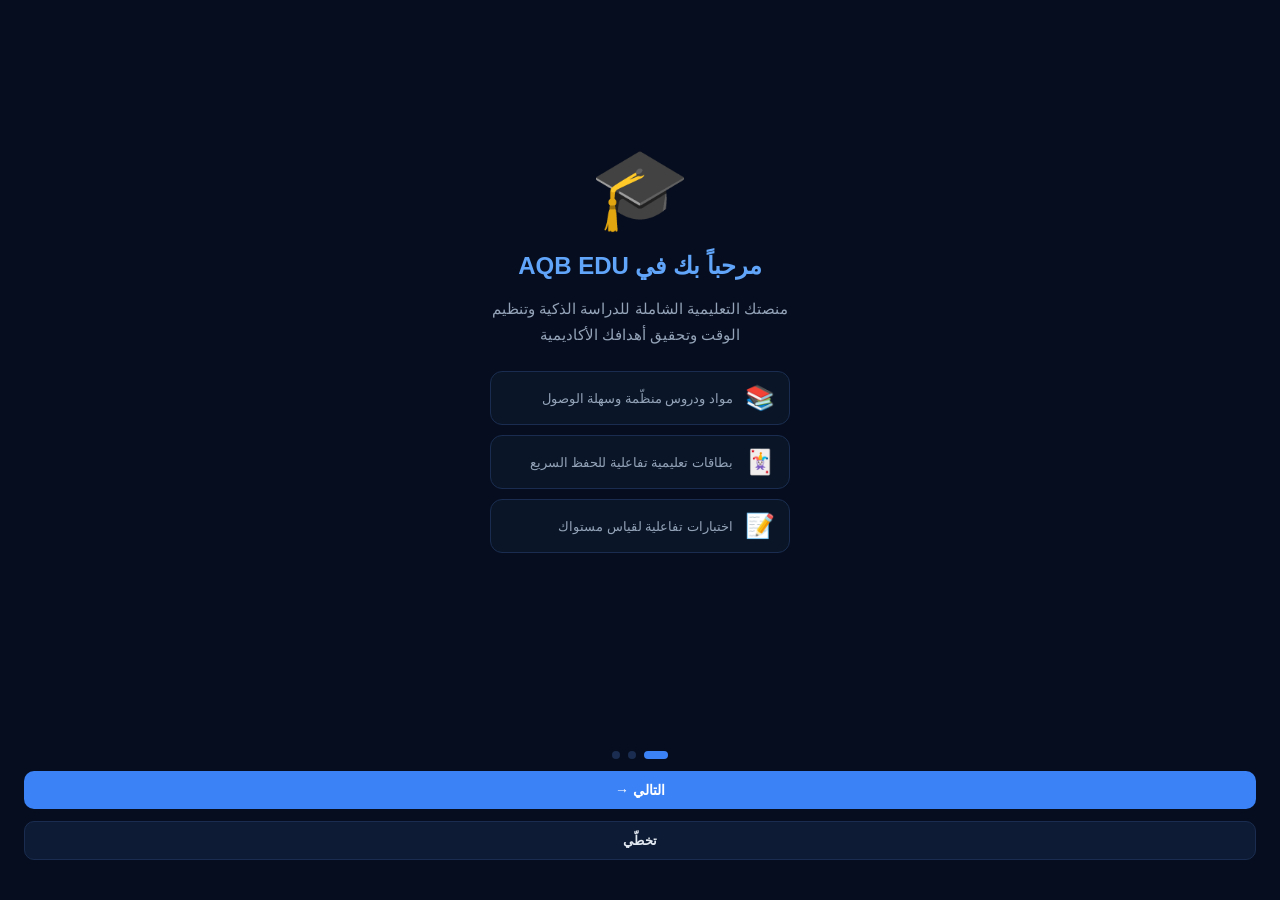
<file: onboarding.html>
<!DOCTYPE html>
<html lang="ar" dir="rtl">
<head>
  <meta charset="UTF-8" />
  <meta name="viewport" content="width=device-width, initial-scale=1, user-scalable=no, viewport-fit=cover" />
  <meta name="mobile-web-app-capable" content="yes" />
  <meta name="apple-mobile-web-app-capable" content="yes" />
  <title>مرحباً — AQB EDU</title>
  <link rel="stylesheet" href="css/style.css" />
  <style>
    body { display: flex; flex-direction: column; min-height: 100vh; }
    .ob-wrap { flex: 1; display: flex; flex-direction: column; overflow: hidden; }
    .ob-slides { flex: 1; position: relative; }
    .ob-footer { padding: 20px 24px 40px; display: flex; flex-direction: column; gap: 12px; }
    .ob-slide { animation: fadeIn .35s ease; }
    @keyframes fadeIn { from { opacity: 0; transform: translateY(12px); } to { opacity: 1; transform: translateY(0); } }
    .ob-feature-row { display: flex; flex-direction: column; gap: 10px; width: 100%; }
    .ob-feature {
      display: flex; align-items: center; gap: 12px;
      background: var(--card); border: 1px solid var(--border);
      border-radius: 12px; padding: 12px 14px; text-align: right;
    }
    .ob-feature .of-icon { font-size: 24px; flex-shrink: 0; }
    .ob-feature .of-text { font-size: 13px; color: var(--muted); }
    .ob-name-wrap { width: 100%; background: var(--card); border-radius: var(--radius); padding: 20px; }
    .ob-name-wrap .input { font-size: 16px; padding: 14px; border-radius: 10px; }
    .ob-name-hint { font-size: 13px; color: var(--muted); text-align: center; }
  </style>
</head>
<body>
<div class="ob-wrap">
  <div class="ob-slides">

    <!-- Slide 1 -->
    <div class="ob-slide active" id="slide-0">
      <div style="padding:40px 24px 20px; text-align:center; display:flex; flex-direction:column; align-items:center; gap:16px;">
        <div class="ob-emoji">🎓</div>
        <h1 class="ob-title">مرحباً بك في AQB EDU</h1>
        <p class="ob-desc">منصتك التعليمية الشاملة للدراسة الذكية وتنظيم الوقت وتحقيق أهدافك الأكاديمية</p>
        <div class="ob-feature-row" style="margin-top:8px;">
          <div class="ob-feature">
            <span class="of-icon">📚</span>
            <span class="of-text">مواد ودروس منظّمة وسهلة الوصول</span>
          </div>
          <div class="ob-feature">
            <span class="of-icon">🃏</span>
            <span class="of-text">بطاقات تعليمية تفاعلية للحفظ السريع</span>
          </div>
          <div class="ob-feature">
            <span class="of-icon">📝</span>
            <span class="of-text">اختبارات تفاعلية لقياس مستواك</span>
          </div>
        </div>
      </div>
    </div>

    <!-- Slide 2 -->
    <div class="ob-slide" id="slide-1" style="display:none;">
      <div style="padding:40px 24px 20px; text-align:center; display:flex; flex-direction:column; align-items:center; gap:16px;">
        <div class="ob-emoji">📅</div>
        <h1 class="ob-title">نظّم جدولك الدراسي</h1>
        <p class="ob-desc">أضف مواعيد مذاكرتك واضبط مؤقتاً، وسيصلك إشعار تلقائي عند حلول وقت كل مادة</p>
        <div class="ob-feature-row" style="margin-top:8px;">
          <div class="ob-feature">
            <span class="of-icon">⏰</span>
            <span class="of-text">مؤقت عدّ تنازلي حتى موعد المذاكرة</span>
          </div>
          <div class="ob-feature">
            <span class="of-icon">🔔</span>
            <span class="of-text">إشعارات محلية تذكّرك بالمادة والوقت</span>
          </div>
          <div class="ob-feature">
            <span class="of-icon">📊</span>
            <span class="of-text">تتبّع تقدمك واحتفظ بسجل مذاكرتك</span>
          </div>
        </div>
      </div>
    </div>

    <!-- Slide 3 -->
    <div class="ob-slide" id="slide-2" style="display:none;">
      <div style="padding:32px 24px 16px; text-align:center; display:flex; flex-direction:column; align-items:center; gap:16px;">
        <div class="ob-emoji">✨</div>
        <h1 class="ob-title">ابدأ رحلتك الآن</h1>
        <p class="ob-desc">أخبرنا باسمك لنخصّص تجربتك</p>
        <div class="ob-name-wrap">
          <input class="input" id="name-input" type="text" placeholder="اكتب اسمك هنا..." maxlength="30" />
          <p class="ob-name-hint" style="margin-top:10px;">يُستخدم فقط لتخصيص التطبيق — لا يُرسل لأي خادم</p>
        </div>
      </div>
    </div>

  </div>

  <!-- Footer -->
  <div class="ob-footer">
    <div class="ob-dots" id="ob-dots">
      <div class="ob-dot active"></div>
      <div class="ob-dot"></div>
      <div class="ob-dot"></div>
    </div>
    <button class="btn btn-blue btn-full" id="ob-next" onclick="nextSlide()">التالي →</button>
    <button class="btn btn-ghost btn-full" id="ob-skip" onclick="skipOnboarding()" style="font-size:13px;">تخطّي</button>
  </div>
</div>

<script src="js/app.js"></script>
<script>
let currentSlide = 0;
const totalSlides = 3;

async function init() {
  // If already onboarded, go to home
  const done = await Prefs.get('onboarded', false);
  if (done) { location.href = 'index.html'; return; }
  updateDots();
}

function showSlide(n) {
  document.querySelectorAll('.ob-slide').forEach((s, i) => {
    s.style.display = i === n ? '' : 'none';
    if (i === n) s.classList.add('active');
    else s.classList.remove('active');
  });
  currentSlide = n;
  updateDots();
  const nextBtn = document.getElementById('ob-next');
  const skipBtn = document.getElementById('ob-skip');
  if (n === totalSlides - 1) {
    nextBtn.textContent = '🚀 ابدأ الآن';
    skipBtn.style.display = 'none';
  } else {
    nextBtn.textContent = 'التالي →';
    skipBtn.style.display = '';
  }
}

function updateDots() {
  document.querySelectorAll('.ob-dot').forEach((d, i) => {
    d.classList.toggle('active', i === currentSlide);
  });
}

async function nextSlide() {
  await Haptics.impact('LIGHT');
  if (currentSlide < totalSlides - 1) {
    showSlide(currentSlide + 1);
  } else {
    await finishOnboarding();
  }
}

async function finishOnboarding() {
  const nameInput = document.getElementById('name-input').value.trim();
  if (!nameInput) {
    showToast('⚠️ الرجاء إدخال اسمك');
    await Haptics.warning();
    return;
  }
  await Prefs.set('name', nameInput);
  await Prefs.set('onboarded', true);
  await Prefs.set('points', 0);
  await Prefs.set('streak', 0);
  await Haptics.success();
  showToast('🎉 أهلاً ' + nameInput + '!');
  setTimeout(() => { location.href = 'index.html'; }, 800);
}

async function skipOnboarding() {
  await Prefs.set('onboarded', true);
  location.href = 'index.html';
}

// Swipe support
let touchStartX = 0;
document.addEventListener('touchstart', e => { touchStartX = e.changedTouches[0].clientX; });
document.addEventListener('touchend', e => {
  const dx = touchStartX - e.changedTouches[0].clientX;
  if (Math.abs(dx) > 60) {
    if (dx > 0 && currentSlide < totalSlides - 1) showSlide(currentSlide + 1);
    if (dx < 0 && currentSlide > 0) showSlide(currentSlide - 1);
  }
});

init();
</script>
</body>
</html>
</file>
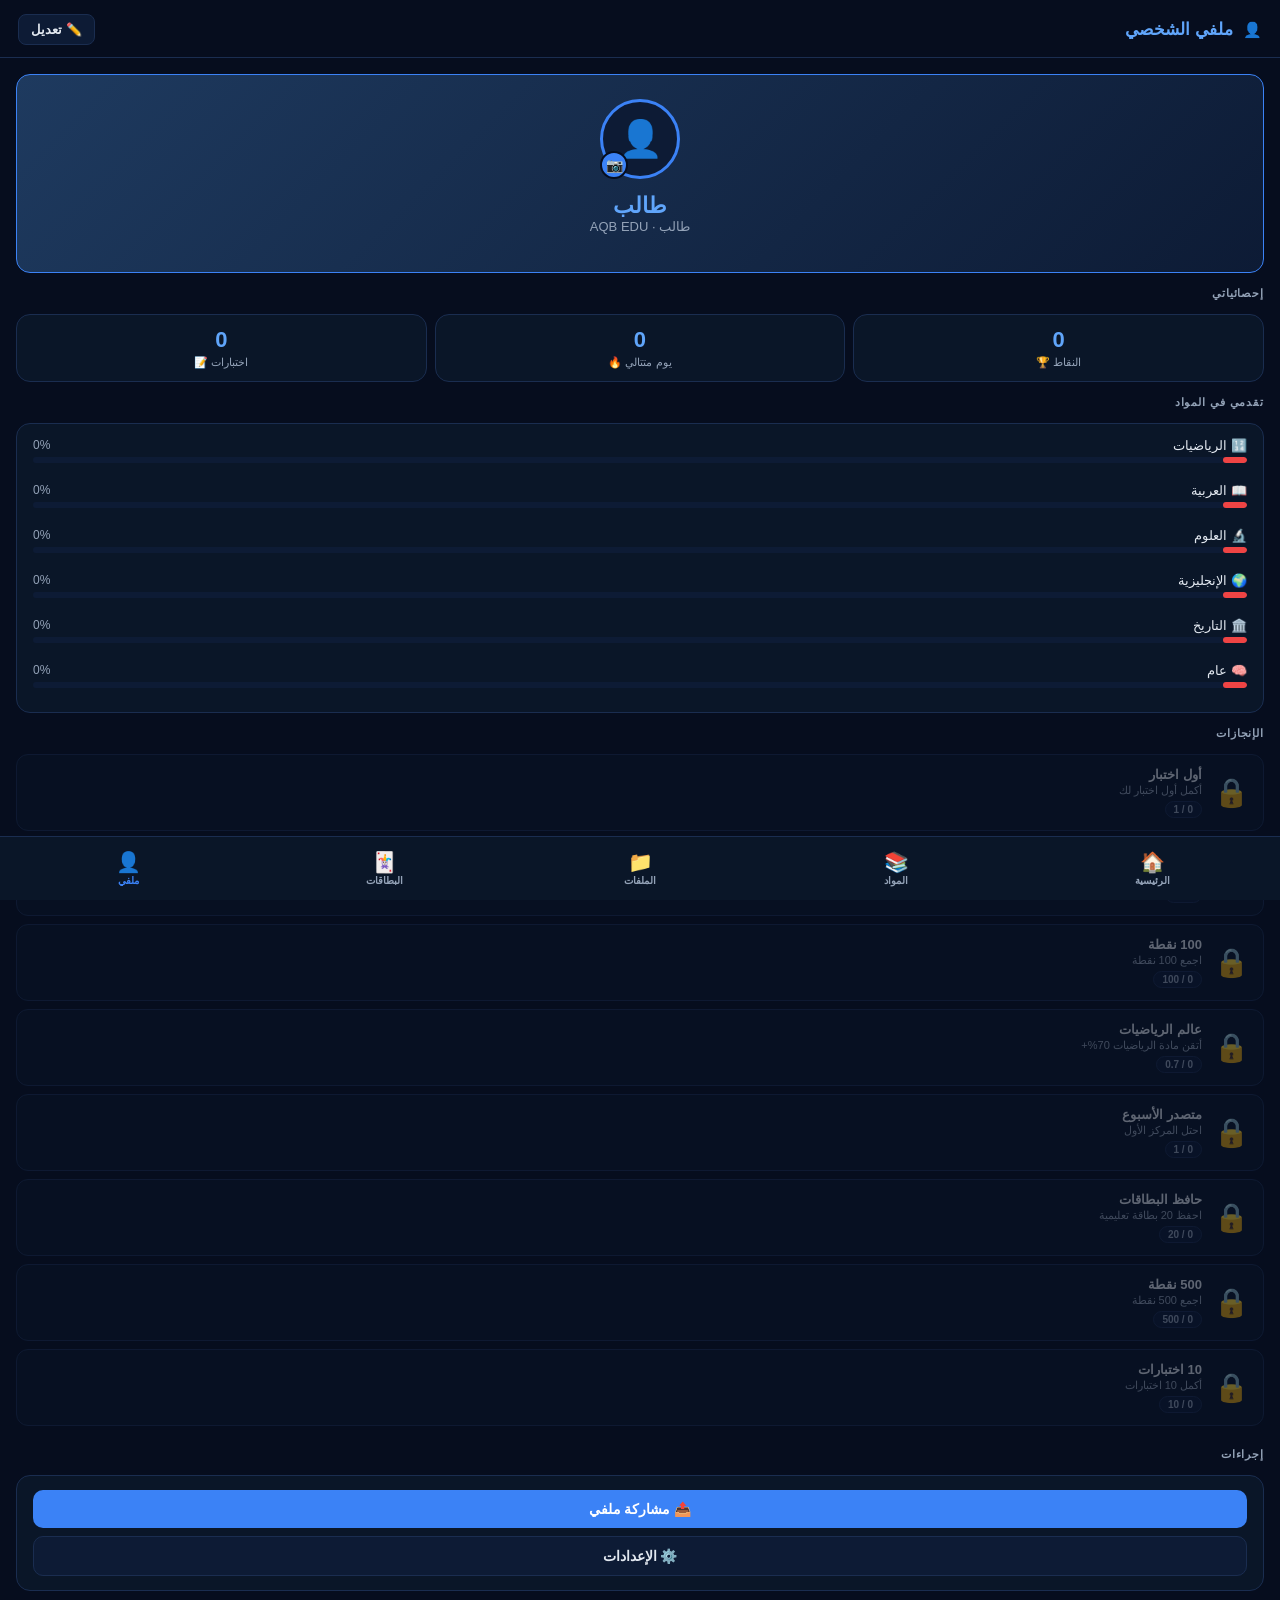
<file: profile.html>
<!DOCTYPE html>
<html lang="ar" dir="rtl">
<head>
  <meta charset="UTF-8" />
  <meta name="viewport" content="width=device-width, initial-scale=1, user-scalable=no, viewport-fit=cover" />
  <meta name="mobile-web-app-capable" content="yes" />
  <meta name="apple-mobile-web-app-capable" content="yes" />
  <title>ملفي — AQB EDU</title>
  <link rel="stylesheet" href="css/style.css" />
  <style>
    .profile-header {
      background: linear-gradient(135deg, #1e3a5f 0%, #0d1b35 100%);
      border: 1px solid var(--blue); border-radius: var(--radius);
      padding: 24px 20px; display: flex; flex-direction: column; align-items: center; gap: 14px;
    }
    .avatar-wrap { position: relative; }
    .avatar-edit {
      position: absolute; bottom: 0; left: 0;
      background: var(--blue); color: #fff; border-radius: 50%;
      width: 28px; height: 28px; display: flex; align-items: center; justify-content: center;
      font-size: 14px; cursor: pointer; border: 2px solid var(--bg);
    }
    .profile-name  { font-size: 22px; font-weight: 800; color: var(--blue-l); }
    .profile-grade { font-size: 13px; color: var(--muted); }
    .profile-badges { display:flex; gap:6px; flex-wrap:wrap; justify-content:center; }
    .achievement-card {
      background: var(--card); border: 1px solid var(--border); border-radius: 12px;
      padding: 12px 14px; display: flex; align-items: center; gap: 12px;
    }
    .ach-icon { font-size: 28px; flex-shrink: 0; }
    .ach-title { font-size: 13px; font-weight: 700; }
    .ach-sub   { font-size: 11px; color: var(--muted); margin-top: 2px; }
    .ach-locked { opacity: 0.4; }
  </style>
</head>
<body class="page">
<div class="topbar">
  <span class="topbar-icon">👤</span>
  <h1>ملفي الشخصي</h1>
  <button class="btn btn-ghost btn-sm" onclick="editProfile()">✏️ تعديل</button>
</div>

<div class="scroll">

  <!-- Profile header -->
  <div class="profile-header">
    <div class="avatar-wrap">
      <div class="avatar" id="profile-avatar" onclick="changeAvatar()">👤</div>
      <div class="avatar-edit" onclick="changeAvatar()">📷</div>
    </div>
    <div style="text-align:center;">
      <div class="profile-name" id="profile-name">...</div>
      <div class="profile-grade" id="profile-grade">طالب · AQB EDU</div>
    </div>
    <div class="profile-badges" id="profile-badges"></div>
  </div>

  <!-- Stats -->
  <div class="section-label">إحصائياتي</div>
  <div class="stats-row">
    <div class="stat-card">
      <div class="stat-val" id="s-points">0</div>
      <div class="stat-label">النقاط 🏆</div>
    </div>
    <div class="stat-card">
      <div class="stat-val" id="s-streak">0</div>
      <div class="stat-label">يوم متتالي 🔥</div>
    </div>
    <div class="stat-card">
      <div class="stat-val" id="s-quizzes">0</div>
      <div class="stat-label">اختبارات 📝</div>
    </div>
  </div>

  <!-- Progress per subject -->
  <div class="section-label">تقدمي في المواد</div>
  <div id="subject-progress"></div>

  <!-- Achievements -->
  <div class="section-label">الإنجازات</div>
  <div id="achievements-list"></div>

  <!-- Actions -->
  <div class="section-label">إجراءات</div>
  <div class="card">
    <div class="card-body" style="gap:8px;">
      <button class="btn btn-blue btn-full" onclick="shareProfile()">📤 مشاركة ملفي</button>
      <a href="settings.html" class="btn btn-ghost btn-full">⚙️ الإعدادات</a>
    </div>
  </div>

</div>

<nav id="bottom-nav"></nav>
<script src="js/app.js"></script>
<script>
const SUBJECTS_INFO = [
  { id:'math',    icon:'🔢', name:'الرياضيات' },
  { id:'arabic',  icon:'📖', name:'العربية' },
  { id:'science', icon:'🔬', name:'العلوم' },
  { id:'english', icon:'🌍', name:'الإنجليزية' },
  { id:'history', icon:'🏛️', name:'التاريخ' },
  { id:'general', icon:'🧠', name:'عام' },
];

const ACHIEVEMENTS = [
  { icon:'🎯', title:'أول اختبار',     sub:'أكمل أول اختبار لك',       key:'quiz_count',  threshold:1 },
  { icon:'🔥', title:'أسبوع متتالٍ',   sub:'7 أيام متتالية من الدراسة', key:'streak',       threshold:7 },
  { icon:'💯', title:'100 نقطة',       sub:'اجمع 100 نقطة',             key:'points',      threshold:100 },
  { icon:'📚', title:'عالم الرياضيات', sub:'أتقن مادة الرياضيات 70%+',  key:'prog_math',   threshold:0.7 },
  { icon:'⭐', title:'متصدر الأسبوع',  sub:'احتل المركز الأول',         key:'rank_first',  threshold:1 },
  { icon:'🃏', title:'حافظ البطاقات',  sub:'احفظ 20 بطاقة تعليمية',    key:'fc_total',    threshold:20 },
  { icon:'🏆', title:'500 نقطة',       sub:'اجمع 500 نقطة',             key:'points',      threshold:500 },
  { icon:'🎓', title:'10 اختبارات',    sub:'أكمل 10 اختبارات',          key:'quiz_count',  threshold:10 },
];

async function init() {
  renderBottomNav('profile');

  const name    = await Prefs.get('name', 'طالب');
  const grade   = await Prefs.get('grade', '');
  const avatar  = await Prefs.get('avatar', null);
  const points  = await Prefs.get('points', 0);
  const streak  = await Prefs.get('streak', 0);
  const quizzes = await Prefs.get('quiz_count', 0);

  document.getElementById('profile-name').textContent  = name;
  document.getElementById('profile-grade').textContent = (grade || 'طالب') + ' · AQB EDU';
  document.getElementById('s-points').textContent  = points;
  document.getElementById('s-streak').textContent  = streak;
  document.getElementById('s-quizzes').textContent = quizzes;

  if (avatar) {
    const av = document.getElementById('profile-avatar');
    av.innerHTML = `<img src="${avatar}" alt="صورة الملف" />`;
  }

  // Badges
  const badges = [];
  if (streak >= 3)   badges.push({ label:'🔥 ' + streak + ' أيام', cls:'badge-yellow' });
  if (points >= 100) badges.push({ label:'💯 ' + points + ' نقطة', cls:'badge-blue' });
  if (quizzes >= 5)  badges.push({ label:'📝 ' + quizzes + ' اختبار', cls:'badge-green' });
  document.getElementById('profile-badges').innerHTML = badges
    .map(b => `<span class="badge ${b.cls}">${b.label}</span>`).join('');

  // Subject progress
  const progList = SUBJECTS_INFO.map(s => {
    const raw = localStorage.getItem('aqb_progress_' + s.id);
    const val = raw ? parseFloat(raw) : 0;
    const pct = Math.round(val * 100);
    const color = pct >= 70 ? 'green' : pct >= 40 ? '' : pct > 0 ? 'yellow' : 'red';
    return `<div style="margin-bottom:10px;">
      <div style="display:flex;justify-content:space-between;margin-bottom:4px;">
        <span style="font-size:13px;">${s.icon} ${s.name}</span>
        <span style="font-size:12px;color:var(--muted);">${pct}%</span>
      </div>
      <div class="progress-wrap"><div class="progress-bar ${color}" style="width:${Math.max(pct,2)}%"></div></div>
    </div>`;
  }).join('');
  document.getElementById('subject-progress').innerHTML = `<div class="card"><div class="card-body">${progList}</div></div>`;

  // Achievements
  const stats = { quiz_count: quizzes, streak, points };
  document.getElementById('achievements-list').innerHTML = ACHIEVEMENTS.map(a => {
    let val = stats[a.key] ?? 0;
    if (a.key.startsWith('prog_')) {
      const sid = a.key.replace('prog_','');
      val = parseFloat(localStorage.getItem('aqb_progress_' + sid) || '0');
    }
    const unlocked = val >= a.threshold;
    return `
    <div class="achievement-card${unlocked?'':' ach-locked'}" style="margin-bottom:8px;">
      <div class="ach-icon">${unlocked ? a.icon : '🔒'}</div>
      <div>
        <div class="ach-title">${a.title}</div>
        <div class="ach-sub">${a.sub}</div>
        ${unlocked ? '<span class="badge badge-green" style="margin-top:4px;">مفتوح ✅</span>'
                   : `<span class="badge badge-muted" style="margin-top:4px;">${Math.min(val, a.threshold)} / ${a.threshold}</span>`}
      </div>
    </div>`;
  }).join('');
}

async function changeAvatar() {
  const choice = await Dialog.confirm('تغيير الصورة', 'اختر مصدر الصورة — نعم للكاميرا، لا للمعرض');
  const src = await Camera.pick(choice ? 'CAMERA' : 'PHOTOS');
  if (!src) return;
  const av = document.getElementById('profile-avatar');
  av.innerHTML = `<img src="${src}" alt="صورة الملف" />`;
  await Prefs.set('avatar', src);
  await Haptics.success();
  showToast('✅ تم تحديث الصورة');
}

async function editProfile() {
  const name  = await Dialog.prompt('تعديل الاسم', '', await Prefs.get('name', 'طالب'));
  if (name === null) return;
  if (name.trim()) {
    await Prefs.set('name', name.trim());
    document.getElementById('profile-name').textContent = name.trim();
  }
  const grade = await Dialog.prompt('الصف / المستوى الدراسي', 'مثال: الصف الثالث الثانوي', await Prefs.get('grade', ''));
  if (grade !== null && grade.trim()) {
    await Prefs.set('grade', grade.trim());
    document.getElementById('profile-grade').textContent = grade.trim() + ' · AQB EDU';
  }
  await Haptics.success();
  showToast('✅ تم حفظ التعديلات');
}

async function shareProfile() {
  const name    = await Prefs.get('name', 'طالب');
  const points  = await Prefs.get('points', 0);
  const streak  = await Prefs.get('streak', 0);
  const quizzes = await Prefs.get('quiz_count', 0);
  await Share.share(
    'ملفي في AQB EDU',
    `اسمي ${name} — لديّ ${points} نقطة، ${streak} يوم متتالٍ و${quizzes} اختبارات مكتملة في AQB EDU!`,
    'https://ah-0.github.io/Test-web/'
  );
}

init();
</script>
</body>
</html>
</file>
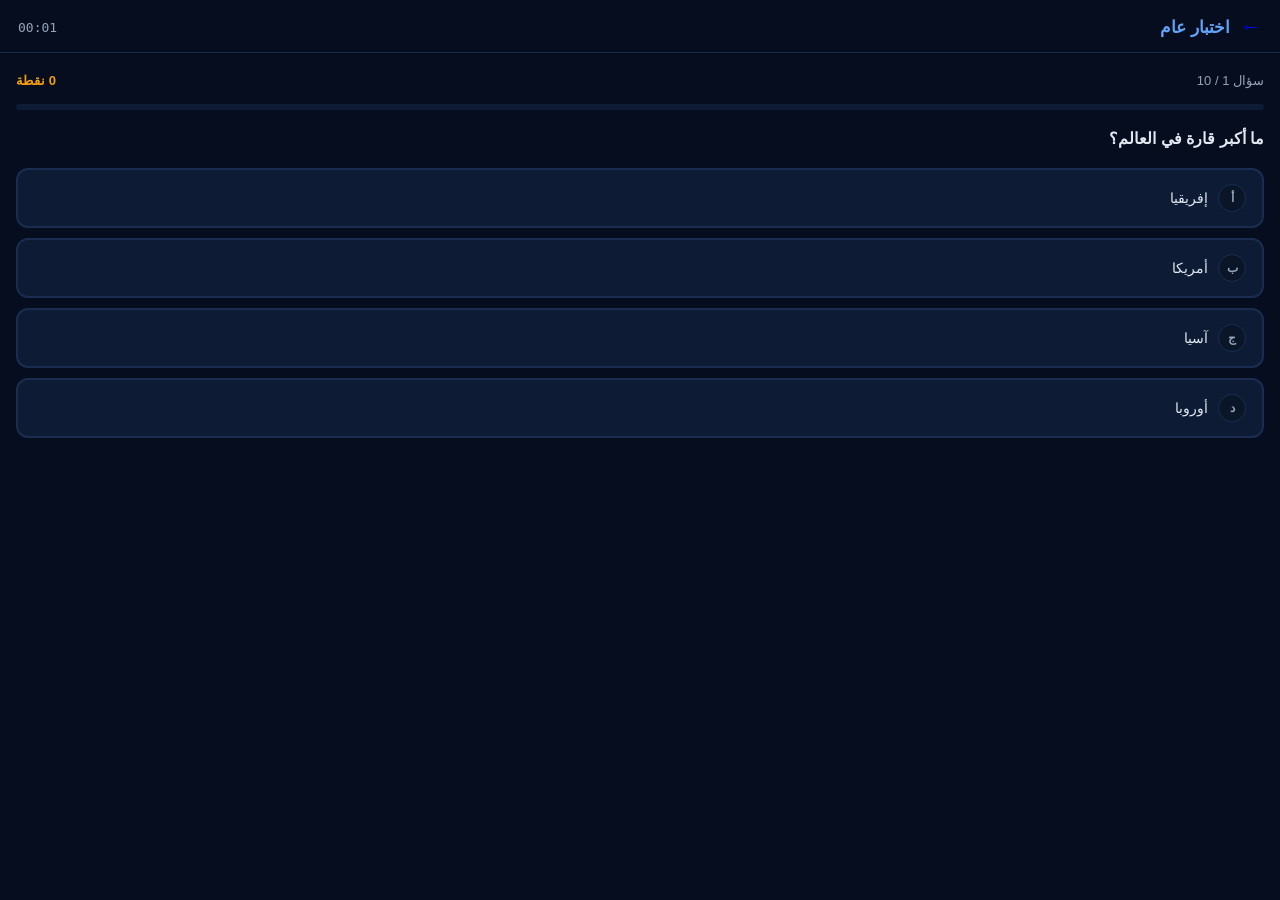
<file: quiz.html>
<!DOCTYPE html>
<html lang="ar" dir="rtl">
<head>
  <meta charset="UTF-8" />
  <meta name="viewport" content="width=device-width, initial-scale=1, user-scalable=no, viewport-fit=cover" />
  <meta name="mobile-web-app-capable" content="yes" />
  <meta name="apple-mobile-web-app-capable" content="yes" />
  <title>الاختبار — AQB EDU</title>
  <link rel="stylesheet" href="css/style.css" />
  <style>
    .quiz-wrap { padding: 20px 16px; display: flex; flex-direction: column; gap: 16px; min-height: calc(100vh - 130px); }
    .q-header { display: flex; align-items: center; justify-content: space-between; }
    .q-counter { font-size: 13px; color: var(--muted); }
    .q-points  { font-size: 13px; color: var(--yellow); font-weight: 700; }
    .q-text    { font-size: 16px; font-weight: 700; line-height: 1.6; }
    .options   { display: flex; flex-direction: column; gap: 10px; }
    .feedback-wrap {
      background: var(--card); border: 1px solid var(--border); border-radius: var(--radius);
      padding: 14px; text-align: center; display: none;
    }
    .feedback-wrap.correct { border-color: var(--green); background: #14532d22; }
    .feedback-wrap.wrong   { border-color: var(--red);   background: #ef444422; }
    .feedback-icon { font-size: 32px; }
    .feedback-text { font-size: 14px; margin-top: 6px; }
    /* Results */
    .result-wrap { display:none; flex-direction:column; align-items:center; gap:20px; padding:40px 24px; text-align:center; }
    .result-circle {
      width: 120px; height: 120px; border-radius: 50%;
      border: 4px solid var(--blue); display: flex; flex-direction: column;
      align-items: center; justify-content: center; background: var(--blue-d);
    }
    .result-pct   { font-size: 30px; font-weight: 900; color: var(--blue-l); }
    .result-label { font-size: 12px; color: var(--muted); }
    .result-msg   { font-size: 20px; font-weight: 800; }
    .result-sub   { font-size: 14px; color: var(--muted); }
  </style>
</head>
<body class="page">
<div class="topbar">
  <a href="javascript:history.back()" style="font-size:22px;text-decoration:none;">←</a>
  <h1 id="quiz-title">اختبار</h1>
  <div id="quiz-timer" style="font-size:13px;color:var(--muted);font-variant-numeric:tabular-nums;font-family:monospace;"></div>
</div>

<!-- Quiz screen -->
<div class="quiz-wrap" id="quiz-screen">
  <div class="q-header">
    <span class="q-counter" id="q-counter">سؤال 1 / 10</span>
    <span class="q-points" id="q-points">0 نقطة</span>
  </div>
  <div class="progress-wrap"><div class="progress-bar" id="q-progress" style="width:0%"></div></div>
  <div class="q-text" id="q-text"></div>
  <div class="options" id="options"></div>
  <div class="feedback-wrap" id="feedback">
    <div class="feedback-icon" id="fb-icon"></div>
    <div class="feedback-text" id="fb-text"></div>
    <button class="btn btn-blue" style="margin-top:12px;" onclick="nextQuestion()">التالي →</button>
  </div>
</div>

<!-- Results screen -->
<div class="result-wrap" id="result-screen">
  <div class="result-circle">
    <div class="result-pct" id="r-pct">0%</div>
    <div class="result-label">نتيجتك</div>
  </div>
  <div>
    <div class="result-msg" id="r-msg"></div>
    <div class="result-sub" id="r-sub" style="margin-top:6px;"></div>
  </div>
  <div class="stats-row" style="width:100%;">
    <div class="stat-card"><div class="stat-val" id="r-correct">0</div><div class="stat-label">صحيح ✅</div></div>
    <div class="stat-card"><div class="stat-val" id="r-wrong">0</div><div class="stat-label">خطأ ❌</div></div>
    <div class="stat-card"><div class="stat-val" id="r-points">0</div><div class="stat-label">نقاط 🏆</div></div>
  </div>
  <div style="width:100%;display:flex;flex-direction:column;gap:10px;">
    <button class="btn btn-blue btn-full" onclick="shareResult()">📤 مشاركة النتيجة</button>
    <button class="btn btn-green btn-full" onclick="retryQuiz()">🔄 إعادة المحاولة</button>
    <a href="index.html" class="btn btn-ghost btn-full">🏠 الرئيسية</a>
  </div>
</div>

<script src="js/app.js"></script>
<script>
// ── Questions bank ────────────────────────────────────────────
const QUESTIONS = {
  math: [
    { q:'كم ناتج 7 × 8؟', opts:['54','56','63','64'], a:1 },
    { q:'ما هي قيمة √144؟', opts:['11','12','13','14'], a:1 },
    { q:'حل المعادلة: 2x + 6 = 14', opts:['x=3','x=4','x=5','x=6'], a:1 },
    { q:'ما مساحة مستطيل طوله 8 وعرضه 5؟', opts:['30','35','40','45'], a:2 },
    { q:'ما هو عدد الأضلاع في المثلث؟', opts:['2','3','4','5'], a:1 },
    { q:'ما ناتج 15² ؟', opts:['175','200','225','250'], a:2 },
    { q:'ما قيمة π تقريباً؟', opts:['3.14','3.16','3.18','3.20'], a:0 },
    { q:'كم يساوي 2⁵ ؟', opts:['16','32','64','128'], a:1 },
    { q:'ما نسبة مئة إلى ألف؟', opts:['1%','5%','10%','15%'], a:2 },
    { q:'ما قيمة 1000 ÷ 25؟', opts:['30','35','40','45'], a:2 },
  ],
  arabic: [
    { q:'ما جمع كلمة "قلم"؟', opts:['قِلام','أقلام','قلوم','قُلُم'], a:1 },
    { q:'ما نوع الجملة "الطالبُ مجتهدٌ"؟', opts:['فعلية','اسمية','شرطية','وصفية'], a:1 },
    { q:'ما مؤنث "أسد"؟', opts:['أسدة','لبؤة','أسدات','لبوة'], a:1 },
    { q:'ما علامة رفع المبتدأ؟', opts:['الفتحة','الكسرة','الضمة','السكون'], a:2 },
    { q:'ما ضد كلمة "سعيد"؟', opts:['حزين','غاضب','خائف','متعب'], a:0 },
    { q:'أي الكلمات التالية جمع تكسير؟', opts:['كتابات','مدارس','مدرسون','معلمات'], a:1 },
    { q:'ما الفاعل في جملة "فاز الطالبُ"؟', opts:['فاز','الطالبُ','فاز الطالب','لا يوجد'], a:1 },
    { q:'ما نوع "لا" في "لا تكذب"؟', opts:['نافية','ناهية','زائدة','مشبهة'], a:1 },
    { q:'"قرأتُ الكتابَ" — ما إعراب "الكتابَ"؟', opts:['فاعل','مفعول به','مبتدأ','خبر'], a:1 },
    { q:'ما مفرد "أيدٍ"؟', opts:['أيد','يد','يدي','يَدان'], a:1 },
  ],
  science: [
    { q:'ما الصيغة الكيميائية للماء؟', opts:['H₂O','CO₂','O₂','H₂'], a:0 },
    { q:'كم عدد الكروموسومات في الخلية البشرية؟', opts:['23','46','48','44'], a:1 },
    { q:'ما وحدة قياس الشدة الكهربائية؟', opts:['فولت','أوم','أمبير','واط'], a:2 },
    { q:'ما أسرع كوكب في دورانه حول الشمس؟', opts:['الأرض','المريخ','عطارد','الزهرة'], a:2 },
    { q:'ما العنصر الذي رمزه O؟', opts:['ذهب','أوزون','أكسجين','أزوت'], a:2 },
    { q:'ما العضو المسؤول عن ضخ الدم في الجسم؟', opts:['الكبد','الرئة','القلب','الكلية'], a:2 },
    { q:'ما الطاقة الناتجة عن الشمس؟', opts:['حرارية فقط','ضوئية فقط','حرارية وضوئية','ميكانيكية'], a:2 },
    { q:'ما أصغر وحدة في المادة؟', opts:['جزيء','ذرة','خلية','إلكترون'], a:1 },
    { q:'ما ناتج فتوسنتيز النباتات؟', opts:['CO₂','N₂','O₂','H₂O'], a:2 },
    { q:'كم تبلغ سرعة الضوء تقريباً؟', opts:['200,000 كم/ث','300,000 كم/ث','400,000 كم/ث','100,000 كم/ث'], a:1 },
  ],
  english: [
    { q:'What is the plural of "child"?', opts:['childs','childrens','children','child'], a:2 },
    { q:'Choose the correct verb: She ___ to school.', opts:['go','goes','going','gone'], a:1 },
    { q:'What is the opposite of "ancient"?', opts:['old','modern','big','small'], a:1 },
    { q:'Which is a vowel?', opts:['B','C','E','G'], a:2 },
    { q:'He ___ his homework yesterday.', opts:['do','does','did','done'], a:2 },
    { q:'What does "enormous" mean?', opts:['tiny','beautiful','very large','very fast'], a:2 },
    { q:'The sun ___ in the east.', opts:['rise','rose','raises','rises'], a:3 },
    { q:'Which sentence is correct?', opts:['I is happy','I am happy','I are happy','I be happy'], a:1 },
    { q:'What is the past tense of "run"?', opts:['runned','ran','run','running'], a:1 },
    { q:'___ you speak Arabic?', opts:['Do','Does','Is','Are'], a:0 },
  ],
  general: [
    { q:'كم عدد أيام السنة الكبيسة؟', opts:['364','365','366','367'], a:2 },
    { q:'ما عاصمة المملكة العربية السعودية؟', opts:['جدة','مكة','الرياض','الدمام'], a:2 },
    { q:'من كتب رواية "موبي ديك"؟', opts:['همنغواي','ملفيل','تولستوي','ديكنز'], a:1 },
    { q:'ما أكبر قارة في العالم؟', opts:['إفريقيا','أمريكا','آسيا','أوروبا'], a:2 },
    { q:'في أي عام تأسست الأمم المتحدة؟', opts:['1939','1945','1950','1955'], a:1 },
    { q:'ما عملة اليابان؟', opts:['يوان','دولار','ين','روبية'], a:2 },
    { q:'كم ضلعاً للمسدس؟', opts:['5','6','7','8'], a:1 },
    { q:'ما أعمق بحيرة في العالم؟', opts:['بحيرة فيكتوريا','بحيرة بايكال','بحيرة تيتيكاكا','بحيرة ميشيغان'], a:1 },
    { q:'ما سرعة الضوء بالكيلومتر في الثانية تقريباً؟', opts:['200,000','300,000','400,000','500,000'], a:1 },
    { q:'ما أطول نهر في العالم؟', opts:['نهر الأمازون','نهر المسيسيبي','نهر النيل','نهر اليانغتسي'], a:2 },
  ],
};

// ── State ─────────────────────────────────────────────────────
let questions = [], currentQ = 0, score = 0, correct = 0, wrong = 0;
let answered = false, subjectName = '', timerSec = 0, timerInt = null;

function getSubjectId() {
  return new URLSearchParams(location.search).get('subject') || 'general';
}

function shuffle(arr) {
  for (let i = arr.length - 1; i > 0; i--) {
    const j = Math.floor(Math.random() * (i + 1));
    [arr[i], arr[j]] = [arr[j], arr[i]];
  }
  return arr;
}

async function init() {
  const subj = getSubjectId();
  const bank  = QUESTIONS[subj] || QUESTIONS.general;
  questions   = shuffle([...bank]).slice(0, Math.min(10, bank.length));

  const titleMap = { math:'الرياضيات', arabic:'العربية', science:'العلوم', english:'الإنجليزية', general:'عام' };
  subjectName = titleMap[subj] || subj;
  document.getElementById('quiz-title').textContent = 'اختبار ' + subjectName;

  startTimer();
  renderQuestion();
}

function startTimer() {
  timerSec = 0;
  timerInt = setInterval(() => {
    timerSec++;
    const m = Math.floor(timerSec / 60), s = timerSec % 60;
    document.getElementById('quiz-timer').textContent = pad2(m) + ':' + pad2(s);
  }, 1000);
}

function renderQuestion() {
  if (currentQ >= questions.length) { endQuiz(); return; }
  const q = questions[currentQ];
  answered = false;
  const total = questions.length;
  document.getElementById('q-counter').textContent = `سؤال ${currentQ + 1} / ${total}`;
  document.getElementById('q-progress').style.width = ((currentQ / total) * 100) + '%';
  document.getElementById('q-points').textContent = score + ' نقطة';
  document.getElementById('q-text').textContent = q.q;
  document.getElementById('feedback').style.display = 'none';
  document.getElementById('feedback').className = 'feedback-wrap';

  const letters = ['أ', 'ب', 'ج', 'د'];
  document.getElementById('options').innerHTML = q.opts.map((opt, i) => `
    <div class="option" onclick="answer(${i})">
      <div class="option-letter">${letters[i]}</div>
      <span>${opt}</span>
    </div>`).join('');
}

async function answer(idx) {
  if (answered) return;
  answered = true;
  const q = questions[currentQ];
  const opts = document.querySelectorAll('.option');
  opts.forEach(o => o.classList.add('disabled'));

  const fb = document.getElementById('feedback');
  if (idx === q.a) {
    correct++;
    score += 10;
    opts[idx].classList.add('correct');
    fb.className = 'feedback-wrap correct';
    document.getElementById('fb-icon').textContent = '🎉';
    document.getElementById('fb-text').textContent = 'إجابة صحيحة! +10 نقاط';
    await Haptics.success();
  } else {
    wrong++;
    opts[idx].classList.add('wrong');
    opts[q.a].classList.add('correct');
    fb.className = 'feedback-wrap wrong';
    document.getElementById('fb-icon').textContent = '❌';
    document.getElementById('fb-text').textContent = `الإجابة الصحيحة: ${q.opts[q.a]}`;
    await Haptics.error();
  }
  document.getElementById('q-points').textContent = score + ' نقطة';
  fb.style.display = 'block';
}

function nextQuestion() {
  currentQ++;
  renderQuestion();
}

async function endQuiz() {
  clearInterval(timerInt);
  document.getElementById('quiz-screen').style.display = 'none';
  const rs = document.getElementById('result-screen');
  rs.style.display = 'flex';

  const pct = Math.round((correct / questions.length) * 100);
  document.getElementById('r-pct').textContent = pct + '%';
  document.getElementById('r-correct').textContent = correct;
  document.getElementById('r-wrong').textContent = wrong;
  document.getElementById('r-points').textContent = score;

  const msgs = pct >= 90 ? ['ممتاز! 🏆', 'أداء رائع جداً']
             : pct >= 70 ? ['جيد جداً! 👏', 'استمر في التحسن']
             : pct >= 50 ? ['جيد 👍', 'يمكنك تحسين نتيجتك']
             : ['تحتاج مزيداً من المراجعة 📚', 'راجع المادة وأعد المحاولة'];
  document.getElementById('r-msg').textContent = msgs[0];
  document.getElementById('r-sub').textContent = msgs[1];

  // Save progress
  await addPoints(score);
  const qc = await Prefs.get('quiz_count', 0);
  await Prefs.set('quiz_count', qc + 1);
  localStorage.setItem('aqb_progress_' + getSubjectId(), (correct / questions.length).toFixed(2));

  if (pct >= 70) await Haptics.success();
  else await Haptics.warning();
}

async function shareResult() {
  const pct = Math.round((correct / questions.length) * 100);
  const m = Math.floor(timerSec / 60), s = timerSec % 60;
  await Share.share(
    'نتيجتي في AQB EDU',
    `أجبت على ${correct} من ${questions.length} في اختبار ${subjectName}!\nالنتيجة: ${pct}% | النقاط: ${score} | الوقت: ${pad2(m)}:${pad2(s)}`,
    'https://ah-0.github.io/Test-web/'
  );
}

function retryQuiz() {
  currentQ = 0; score = 0; correct = 0; wrong = 0; answered = false;
  document.getElementById('result-screen').style.display = 'none';
  document.getElementById('quiz-screen').style.display = '';
  startTimer();
  questions = shuffle([...questions]);
  renderQuestion();
}

init();
</script>
</body>
</html>
</file>
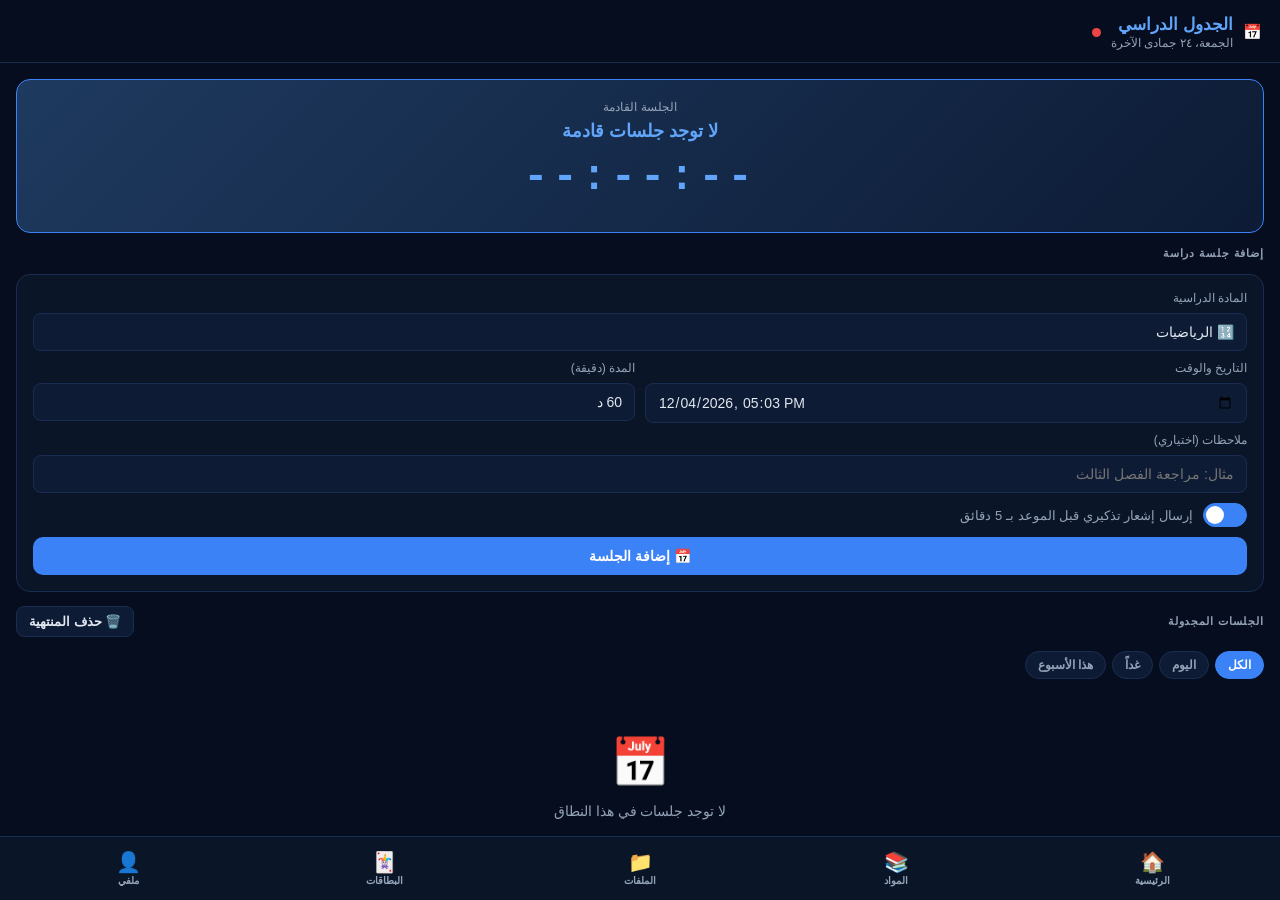
<file: schedule.html>
<!DOCTYPE html>
<html lang="ar" dir="rtl">
<head>
  <meta charset="UTF-8" />
  <meta name="viewport" content="width=device-width, initial-scale=1, user-scalable=no, viewport-fit=cover" />
  <meta name="mobile-web-app-capable" content="yes" />
  <meta name="apple-mobile-web-app-capable" content="yes" />
  <title>الجدول الدراسي — AQB EDU</title>
  <link rel="stylesheet" href="css/style.css" />
  <style>
    .next-card {
      background: linear-gradient(135deg, #1e3a5f 0%, #0d1b35 100%);
      border: 1px solid var(--blue); border-radius: var(--radius);
      padding: 20px; text-align: center;
    }
    .next-label { font-size: 12px; color: var(--muted); margin-bottom: 6px; }
    .next-subject { font-size: 18px; font-weight: 800; color: var(--blue-l); margin-bottom: 12px; }
    .add-form { background: var(--card); border: 1px solid var(--border); border-radius: var(--radius); padding: 16px; display: flex; flex-direction: column; gap: 10px; }
    .form-row { display: grid; grid-template-columns: 1fr 1fr; gap: 10px; }
    .day-tabs { display:flex; gap:6px; overflow-x:auto; padding-bottom:2px; }
    .day-tabs::-webkit-scrollbar { display:none; }
    .day-btn {
      flex-shrink:0; padding:6px 12px; border-radius:100px;
      border:1px solid var(--border); background:var(--surface);
      color:var(--muted); font-size:12px; font-weight:600;
      cursor:pointer; font-family:inherit; transition:all .2s; white-space:nowrap;
    }
    .day-btn.active { background:var(--blue); border-color:var(--blue); color:#fff; }
    .si-notif { font-size:11px; color:var(--blue-l); margin-top:2px; }
  </style>
</head>
<body class="page">
<div class="topbar">
  <span class="topbar-icon">📅</span>
  <div>
    <h1>الجدول الدراسي</h1>
    <div class="topbar-sub" id="today-label"></div>
  </div>
  <div class="net-dot online" id="notif-status" title="الإشعارات" style="cursor:pointer;" onclick="requestNotifPerm()"></div>
</div>

<div class="scroll">

  <!-- Next session countdown -->
  <div class="next-card" id="next-card">
    <div class="next-label">الجلسة القادمة</div>
    <div class="next-subject" id="next-subject">لا توجد جلسات قادمة</div>
    <div class="timer-display" id="countdown">--:--:--</div>
    <div style="margin-top:10px;font-size:12px;color:var(--muted);" id="next-info"></div>
  </div>

  <!-- Add session form -->
  <div class="section-label">إضافة جلسة دراسة</div>
  <div class="add-form">
    <div class="input-group">
      <div class="input-label">المادة الدراسية</div>
      <select class="input" id="f-subject">
        <option value="الرياضيات">🔢 الرياضيات</option>
        <option value="اللغة العربية">📖 اللغة العربية</option>
        <option value="العلوم">🔬 العلوم</option>
        <option value="اللغة الإنجليزية">🌍 اللغة الإنجليزية</option>
        <option value="التاريخ">🏛️ التاريخ</option>
        <option value="الجغرافيا">🗺️ الجغرافيا</option>
        <option value="مادة أخرى">📚 مادة أخرى</option>
      </select>
    </div>
    <div class="form-row">
      <div class="input-group">
        <div class="input-label">التاريخ والوقت</div>
        <input class="input" type="datetime-local" id="f-datetime" />
      </div>
      <div class="input-group">
        <div class="input-label">المدة (دقيقة)</div>
        <select class="input" id="f-duration">
          <option value="30">30 د</option>
          <option value="45">45 د</option>
          <option value="60" selected>60 د</option>
          <option value="90">90 د</option>
          <option value="120">120 د</option>
        </select>
      </div>
    </div>
    <div class="input-group">
      <div class="input-label">ملاحظات (اختياري)</div>
      <input class="input" type="text" id="f-note" placeholder="مثال: مراجعة الفصل الثالث" />
    </div>
    <label style="display:flex;align-items:center;gap:10px;cursor:pointer;font-size:13px;color:var(--muted);">
      <label class="toggle"><input type="checkbox" id="f-notif" checked /><span class="toggle-slider"></span></label>
      إرسال إشعار تذكيري قبل الموعد بـ 5 دقائق
    </label>
    <button class="btn btn-blue btn-full" onclick="addSession()">📅 إضافة الجلسة</button>
  </div>

  <!-- Sessions list -->
  <div class="section-label" style="display:flex;justify-content:space-between;align-items:center;">
    <span>الجلسات المجدولة</span>
    <button class="btn btn-ghost btn-sm" onclick="clearPast()">🗑️ حذف المنتهية</button>
  </div>

  <!-- Day filter -->
  <div class="day-tabs" id="day-tabs"></div>

  <div id="sessions-list">
    <div class="empty"><span class="empty-icon">📅</span>لا توجد جلسات بعد<br><small>أضف جلسة دراسة أولاً</small></div>
  </div>

</div>

<nav id="bottom-nav"></nav>
<script src="js/app.js"></script>
<script>
let sessions = [], filterDay = 'all', countdownInt = null;
const DAYS = ['الكل','اليوم','غداً','هذا الأسبوع'];

async function init() {
  renderBottomNav('schedule');
  document.getElementById('today-label').textContent = formatDateAr(new Date());

  // Default datetime = now + 1 hour
  const def = new Date(Date.now() + 3600000);
  document.getElementById('f-datetime').value = def.toISOString().slice(0,16);

  // Request notification permission on load
  const granted = await Notify.requestPermission();
  document.getElementById('notif-status').style.background = granted ? 'var(--green)' : 'var(--red)';

  sessions = await Prefs.get('schedule', []);
  renderDayTabs();
  renderSessions();
  startCountdown();

  // Pre-fill subject from URL
  const subParam = new URLSearchParams(location.search).get('subject');
  if (subParam) {
    const sel = document.getElementById('f-subject');
    for (let i = 0; i < sel.options.length; i++) {
      if (sel.options[i].value === subParam) { sel.selectedIndex = i; break; }
    }
  }
}

async function requestNotifPerm() {
  const granted = await Notify.requestPermission();
  document.getElementById('notif-status').style.background = granted ? 'var(--green)' : 'var(--red)';
  showToast(granted ? '🔔 الإشعارات مفعّلة' : '🔕 الإشعارات مرفوضة');
}

async function addSession() {
  const subject  = document.getElementById('f-subject').value;
  const datetime = document.getElementById('f-datetime').value;
  const duration = parseInt(document.getElementById('f-duration').value);
  const note     = document.getElementById('f-note').value.trim();
  const notif    = document.getElementById('f-notif').checked;

  if (!datetime) { showToast('⚠️ اختر التاريخ والوقت'); return; }
  const dt = new Date(datetime);
  if (dt <= new Date()) { showToast('⚠️ الوقت يجب أن يكون في المستقبل'); await Haptics.warning(); return; }

  let notifId = null;
  if (notif) {
    const notifTime = new Date(dt.getTime() - 5 * 60000);
    if (notifTime > new Date()) {
      notifId = await Notify.schedule(
        '📚 تذكير بالمذاكرة',
        `بعد 5 دقائق: جلسة ${subject} لمدة ${duration} دقيقة${note ? ' — ' + note : ''}`,
        notifTime
      );
    }
    // Also schedule at exact time
    await Notify.schedule(
      '🎓 حان وقت المذاكرة!',
      `ابدأ الآن: ${subject} (${duration} دقيقة)${note ? '\n' + note : ''}`,
      dt
    );
  }

  const session = {
    id: Date.now(),
    subject, datetime: dt.toISOString(), duration, note, notifId,
  };
  sessions.push(session);
  sessions.sort((a, b) => new Date(a.datetime) - new Date(b.datetime));
  await Prefs.set('schedule', sessions);
  await Haptics.success();
  showToast(`✅ جلسة ${subject} مضافة` + (notif ? ' 🔔' : ''));

  // Reset form
  const def = new Date(Date.now() + 3600000);
  document.getElementById('f-datetime').value = def.toISOString().slice(0,16);
  document.getElementById('f-note').value = '';

  renderSessions();
  startCountdown();
}

async function deleteSession(id) {
  const idx = sessions.findIndex(s => s.id === id);
  if (idx < 0) return;
  const s = sessions[idx];
  const ok = await Dialog.confirm('حذف الجلسة', `حذف جلسة "${s.subject}"؟`);
  if (!ok) return;
  if (s.notifId) await Notify.cancel(s.notifId);
  sessions.splice(idx, 1);
  await Prefs.set('schedule', sessions);
  await Haptics.warning();
  showToast('تم حذف الجلسة');
  renderSessions();
  startCountdown();
}

async function clearPast() {
  const now = new Date();
  const before = sessions.length;
  sessions = sessions.filter(s => new Date(s.datetime) > now);
  if (before === sessions.length) { showToast('لا توجد جلسات منتهية'); return; }
  await Prefs.set('schedule', sessions);
  showToast(`✅ تم حذف ${before - sessions.length} جلسة منتهية`);
  renderSessions();
}

function renderDayTabs() {
  document.getElementById('day-tabs').innerHTML = DAYS.map((d, i) =>
    `<button class="day-btn${i===0?' active':''}" onclick="setFilter('${['all','today','tomorrow','week'][i]}',this)">${d}</button>`
  ).join('');
}

function setFilter(val, btn) {
  filterDay = val;
  document.querySelectorAll('.day-btn').forEach(b => b.classList.remove('active'));
  btn.classList.add('active');
  renderSessions();
}

function filterSessions(ss) {
  const now  = new Date();
  const tod  = new Date(); tod.setHours(0,0,0,0);
  const tom  = new Date(tod); tom.setDate(tom.getDate()+1);
  const tom2 = new Date(tom); tom2.setDate(tom2.getDate()+1);
  const week = new Date(tod); week.setDate(week.getDate()+7);
  return ss.filter(s => {
    const d = new Date(s.datetime);
    if (filterDay === 'today')    return d >= tod && d < tom;
    if (filterDay === 'tomorrow') return d >= tom && d < tom2;
    if (filterDay === 'week')     return d >= now && d < week;
    return true;
  });
}

function renderSessions() {
  const el = document.getElementById('sessions-list');
  const filtered = filterSessions(sessions);
  if (!filtered.length) {
    el.innerHTML = `<div class="empty"><span class="empty-icon">📅</span>لا توجد جلسات في هذا النطاق</div>`;
    return;
  }
  const now = new Date();
  el.innerHTML = filtered.map(s => {
    const d    = new Date(s.datetime);
    const past = d < now;
    const subjectIcons = {'الرياضيات':'🔢','اللغة العربية':'📖','العلوم':'🔬','اللغة الإنجليزية':'🌍','التاريخ':'🏛️','الجغرافيا':'🗺️'};
    const icon = subjectIcons[s.subject] || '📚';
    return `
    <div class="schedule-item" style="margin-bottom:8px;opacity:${past?0.5:1};">
      <div class="si-time">
        ${icon}<br>${formatTime12(d)}
      </div>
      <div class="si-body">
        <div class="si-title">${s.subject}</div>
        <div class="si-sub">${formatDateAr(d)} · ${s.duration} دقيقة${s.note ? ' · ' + s.note : ''}</div>
        ${s.notifId ? '<div class="si-notif">🔔 إشعار مجدول</div>' : ''}
      </div>
      ${past
        ? '<span class="badge badge-muted">منتهية</span>'
        : '<span class="badge badge-blue">قادمة</span>'}
      <span class="si-del" onclick="deleteSession(${s.id})">✕</span>
    </div>`;
  }).join('');
}

function getNextSession() {
  const now = new Date();
  return sessions.filter(s => new Date(s.datetime) > now).sort((a,b) => new Date(a.datetime)-new Date(b.datetime))[0] || null;
}

function startCountdown() {
  clearInterval(countdownInt);
  const next = getNextSession();
  if (!next) {
    document.getElementById('next-subject').textContent = 'لا توجد جلسات قادمة';
    document.getElementById('countdown').textContent = '--:--:--';
    document.getElementById('next-info').textContent = '';
    return;
  }
  document.getElementById('next-subject').textContent = next.subject;
  document.getElementById('next-info').textContent = `${formatDateAr(new Date(next.datetime))} · ${formatTime12(new Date(next.datetime))} · ${next.duration} دقيقة`;

  countdownInt = setInterval(() => {
    const ms = new Date(next.datetime) - new Date();
    if (ms <= 0) {
      document.getElementById('countdown').textContent = '🎯 حان الوقت!';
      clearInterval(countdownInt);
      setTimeout(startCountdown, 5000);
      return;
    }
    document.getElementById('countdown').textContent = formatCountdown(ms);
  }, 1000);
}

init();
</script>
</body>
</html>
</file>
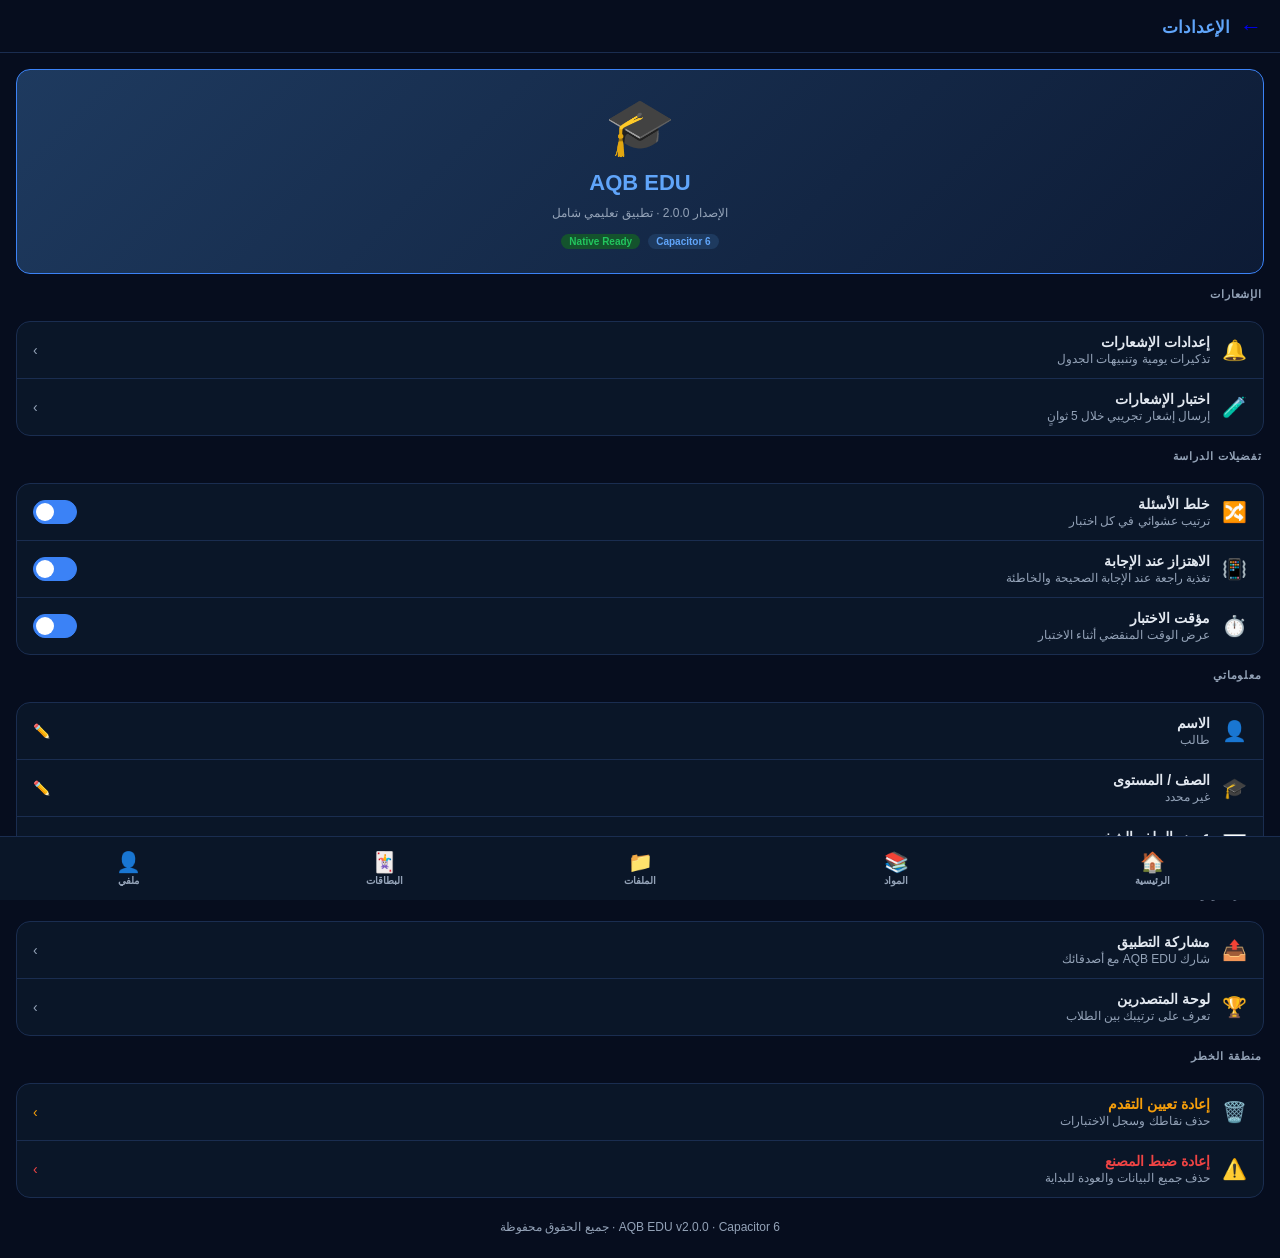
<file: settings.html>
<!DOCTYPE html>
<html lang="ar" dir="rtl">
<head>
  <meta charset="UTF-8" />
  <meta name="viewport" content="width=device-width, initial-scale=1, user-scalable=no, viewport-fit=cover" />
  <meta name="mobile-web-app-capable" content="yes" />
  <meta name="apple-mobile-web-app-capable" content="yes" />
  <title>الإعدادات — AQB EDU</title>
  <link rel="stylesheet" href="css/style.css" />
  <style>
    .settings-group { background: var(--card); border: 1px solid var(--border); border-radius: var(--radius); overflow: hidden; }
    .settings-group + .settings-group { margin-top: 0; }
    .group-label { font-size: 11px; font-weight: 700; color: var(--muted); text-transform: uppercase; letter-spacing: .08em; margin-bottom: 6px; padding: 0 2px; }
    .app-info-card {
      background: linear-gradient(135deg, #1e3a5f 0%, #0d1b35 100%);
      border: 1px solid var(--blue); border-radius: var(--radius);
      padding: 24px; text-align: center; display: flex; flex-direction: column; align-items: center; gap: 10px;
    }
    .app-logo { font-size: 56px; }
    .app-name  { font-size: 22px; font-weight: 800; color: var(--blue-l); }
    .app-ver   { font-size: 12px; color: var(--muted); }
  </style>
</head>
<body class="page">
<div class="topbar">
  <a href="javascript:history.back()" style="font-size:22px;text-decoration:none;">←</a>
  <h1>الإعدادات</h1>
</div>

<div class="scroll">

  <!-- App info -->
  <div class="app-info-card">
    <div class="app-logo">🎓</div>
    <div class="app-name">AQB EDU</div>
    <div class="app-ver">الإصدار 2.0.0 · تطبيق تعليمي شامل</div>
    <div style="display:flex;gap:8px;margin-top:4px;">
      <span class="badge badge-blue">Capacitor 6</span>
      <span class="badge badge-green">Native Ready</span>
    </div>
  </div>

  <!-- Notifications -->
  <div class="group-label">الإشعارات</div>
  <div class="settings-group">
    <div class="setting-row" onclick="location.href='notifications.html'">
      <span class="sr-icon">🔔</span>
      <div class="sr-body">
        <div class="sr-title">إعدادات الإشعارات</div>
        <div class="sr-sub">تذكيرات يومية وتنبيهات الجدول</div>
      </div>
      <span class="sr-right">›</span>
    </div>
    <div class="setting-row" onclick="testNotif()">
      <span class="sr-icon">🧪</span>
      <div class="sr-body">
        <div class="sr-title">اختبار الإشعارات</div>
        <div class="sr-sub">إرسال إشعار تجريبي خلال 5 ثوانٍ</div>
      </div>
      <span class="sr-right">›</span>
    </div>
  </div>

  <!-- Study preferences -->
  <div class="group-label">تفضيلات الدراسة</div>
  <div class="settings-group">
    <div class="setting-row">
      <span class="sr-icon">🔀</span>
      <div class="sr-body">
        <div class="sr-title">خلط الأسئلة</div>
        <div class="sr-sub">ترتيب عشوائي في كل اختبار</div>
      </div>
      <label class="toggle" onclick="event.stopPropagation()">
        <input type="checkbox" id="shuffle-toggle" checked onchange="savePref('shuffle_quiz',this.checked)" />
        <span class="toggle-slider"></span>
      </label>
    </div>
    <div class="setting-row">
      <span class="sr-icon">📳</span>
      <div class="sr-body">
        <div class="sr-title">الاهتزاز عند الإجابة</div>
        <div class="sr-sub">تغذية راجعة عند الإجابة الصحيحة والخاطئة</div>
      </div>
      <label class="toggle" onclick="event.stopPropagation()">
        <input type="checkbox" id="haptic-toggle" checked onchange="savePref('haptics_enabled',this.checked)" />
        <span class="toggle-slider"></span>
      </label>
    </div>
    <div class="setting-row">
      <span class="sr-icon">⏱️</span>
      <div class="sr-body">
        <div class="sr-title">مؤقت الاختبار</div>
        <div class="sr-sub">عرض الوقت المنقضي أثناء الاختبار</div>
      </div>
      <label class="toggle" onclick="event.stopPropagation()">
        <input type="checkbox" id="timer-toggle" checked onchange="savePref('show_timer',this.checked)" />
        <span class="toggle-slider"></span>
      </label>
    </div>
  </div>

  <!-- My info -->
  <div class="group-label">معلوماتي</div>
  <div class="settings-group">
    <div class="setting-row" onclick="editName()">
      <span class="sr-icon">👤</span>
      <div class="sr-body">
        <div class="sr-title">الاسم</div>
        <div class="sr-sub" id="display-name">...</div>
      </div>
      <span class="sr-right">✏️</span>
    </div>
    <div class="setting-row" onclick="editGrade()">
      <span class="sr-icon">🎓</span>
      <div class="sr-body">
        <div class="sr-title">الصف / المستوى</div>
        <div class="sr-sub" id="display-grade">غير محدد</div>
      </div>
      <span class="sr-right">✏️</span>
    </div>
    <div class="setting-row" onclick="location.href='profile.html'">
      <span class="sr-icon">📊</span>
      <div class="sr-body">
        <div class="sr-title">عرض الملف الشخصي</div>
        <div class="sr-sub">نقاطك وإنجازاتك وتقدمك</div>
      </div>
      <span class="sr-right">›</span>
    </div>
  </div>

  <!-- Share & About -->
  <div class="group-label">مشاركة وتواصل</div>
  <div class="settings-group">
    <div class="setting-row" onclick="shareApp()">
      <span class="sr-icon">📤</span>
      <div class="sr-body">
        <div class="sr-title">مشاركة التطبيق</div>
        <div class="sr-sub">شارك AQB EDU مع أصدقائك</div>
      </div>
      <span class="sr-right">›</span>
    </div>
    <div class="setting-row" onclick="location.href='leaderboard.html'">
      <span class="sr-icon">🏆</span>
      <div class="sr-body">
        <div class="sr-title">لوحة المتصدرين</div>
        <div class="sr-sub">تعرف على ترتيبك بين الطلاب</div>
      </div>
      <span class="sr-right">›</span>
    </div>
  </div>

  <!-- Danger zone -->
  <div class="group-label">منطقة الخطر</div>
  <div class="settings-group">
    <div class="setting-row" onclick="resetProgress()">
      <span class="sr-icon">🗑️</span>
      <div class="sr-body">
        <div class="sr-title" style="color:var(--yellow);">إعادة تعيين التقدم</div>
        <div class="sr-sub">حذف نقاطك وسجل الاختبارات</div>
      </div>
      <span class="sr-right" style="color:var(--yellow);">›</span>
    </div>
    <div class="setting-row" onclick="resetAll()">
      <span class="sr-icon">⚠️</span>
      <div class="sr-body">
        <div class="sr-title" style="color:var(--red);">إعادة ضبط المصنع</div>
        <div class="sr-sub">حذف جميع البيانات والعودة للبداية</div>
      </div>
      <span class="sr-right" style="color:var(--red);">›</span>
    </div>
  </div>

  <!-- Version info -->
  <div style="text-align:center;color:var(--muted);font-size:12px;padding:8px 0;">
    AQB EDU v2.0.0 · Capacitor 6 · جميع الحقوق محفوظة
  </div>

</div>

<nav id="bottom-nav"></nav>
<script src="js/app.js"></script>
<script>
async function init() {
  renderBottomNav('');

  const name  = await Prefs.get('name', 'طالب');
  const grade = await Prefs.get('grade', 'غير محدد');
  document.getElementById('display-name').textContent  = name;
  document.getElementById('display-grade').textContent = grade;

  // Load toggles
  const prefs = {
    shuffle_quiz:     await Prefs.get('shuffle_quiz', true),
    haptics_enabled:  await Prefs.get('haptics_enabled', true),
    show_timer:       await Prefs.get('show_timer', true),
  };
  document.getElementById('shuffle-toggle').checked = prefs.shuffle_quiz;
  document.getElementById('haptic-toggle').checked  = prefs.haptics_enabled;
  document.getElementById('timer-toggle').checked   = prefs.show_timer;
}

async function savePref(key, value) {
  await Prefs.set(key, value);
  await Haptics.impact('LIGHT');
  showToast('✅ تم حفظ الإعداد');
}

async function editName() {
  const cur  = await Prefs.get('name', 'طالب');
  const name = await Dialog.prompt('تغيير الاسم', 'اكتب اسمك الجديد', cur);
  if (name === null || !name.trim()) return;
  await Prefs.set('name', name.trim());
  document.getElementById('display-name').textContent = name.trim();
  await Haptics.success();
  showToast('✅ تم حفظ الاسم');
}

async function editGrade() {
  const cur   = await Prefs.get('grade', '');
  const grade = await Dialog.prompt('الصف الدراسي', 'مثال: الصف الثالث الثانوي', cur);
  if (grade === null) return;
  await Prefs.set('grade', grade.trim() || 'غير محدد');
  document.getElementById('display-grade').textContent = grade.trim() || 'غير محدد';
  await Haptics.success();
  showToast('✅ تم حفظ الصف');
}

async function testNotif() {
  const granted = await Notify.requestPermission();
  if (!granted) { showToast('❌ الإشعارات غير مسموح بها'); return; }
  const at = new Date(Date.now() + 5000);
  await Notify.schedule('🧪 اختبار الإشعارات', 'إشعار AQB EDU يعمل بشكل صحيح! 🎉', at);
  showToast('✅ سيصل الإشعار خلال 5 ثوانٍ');
  await Haptics.success();
}

async function shareApp() {
  await Share.share(
    'AQB EDU — تطبيق تعليمي شامل',
    '🎓 جرّب AQB EDU! تطبيق تعليمي متكامل: اختبارات، بطاقات، جدول دراسي وأكثر.',
    'https://ah-0.github.io/Test-web/'
  );
}

async function resetProgress() {
  const ok = await Dialog.confirm('إعادة التقدم', 'سيتم حذف نقاطك وعدد اختباراتك وسجل الأيام. هل أنت متأكد؟');
  if (!ok) return;
  await Prefs.set('points', 0);
  await Prefs.set('streak', 0);
  await Prefs.set('quiz_count', 0);
  await Prefs.set('streak_day', '');
  // Clear subject progress
  ['math','arabic','science','english','history','geo','general'].forEach(id => {
    localStorage.removeItem('aqb_progress_' + id);
  });
  await Haptics.warning();
  showToast('✅ تم إعادة تعيين التقدم');
}

async function resetAll() {
  const ok = await Dialog.confirm(
    '⚠️ إعادة ضبط المصنع',
    'سيتم حذف جميع بياناتك نهائياً: الاسم، الجدول، التقدم، الإشعارات. هل تريد المتابعة؟'
  );
  if (!ok) return;
  // Clear all prefs
  const keys = ['name','grade','points','streak','streak_day','quiz_count','schedule',
    'courses','onboarded','avatar','notif_morning','notif_evening',
    'fc_known_math','fc_known_arabic','fc_known_science','fc_known_english','fc_known_general'];
  for (const k of keys) await Prefs.remove(k);
  localStorage.clear();
  await Haptics.error();
  showToast('تم إعادة الضبط — سيُعاد توجيهك');
  setTimeout(() => location.href = 'onboarding.html', 1500);
}

init();
</script>
</body>
</html>
</file>
<file: css/style.css>
/* ── Reset & Base ───────────────────────────────────────── */
*, *::before, *::after { box-sizing: border-box; margin: 0; padding: 0; }

:root {
  --bg:      #060d1e;
  --surface: #0d1b35;
  --card:    #0a1628;
  --border:  #1a2d50;
  --blue:    #3b82f6;
  --blue2:   #2563eb;
  --blue-l:  #60a5fa;
  --blue-d:  #1e3a5f;
  --text:    #e2e8f0;
  --muted:   #94a3b8;
  --green:   #22c55e;
  --red:     #ef4444;
  --yellow:  #f59e0b;
  --purple:  #a855f7;
  --radius:  14px;
  --nav-h:   64px;
}

html, body {
  height: 100%;
  background: var(--bg);
  color: var(--text);
  font-family: -apple-system, 'Segoe UI', 'Noto Kufi Arabic', 'Arial', sans-serif;
  font-size: 15px;
  overscroll-behavior: none;
  -webkit-tap-highlight-color: transparent;
  direction: rtl;
}

.page { min-height: 100vh; padding-bottom: calc(var(--nav-h) + 16px); }
.scroll { padding: 16px; display: flex; flex-direction: column; gap: 14px; }

/* ── Topbar ─────────────────────────────────────────────── */
.topbar {
  position: sticky; top: 0; z-index: 100;
  background: var(--bg);
  border-bottom: 1px solid var(--border);
  padding: 14px 18px 12px;
  display: flex; align-items: center; gap: 10px;
}
.topbar h1 { font-size: 17px; font-weight: 700; color: var(--blue-l); flex: 1; }
.topbar-sub { font-size: 12px; color: var(--muted); margin-top: 1px; }
.topbar-right { display: flex; align-items: center; gap: 8px; }
.topbar-badge {
  font-size: 11px; padding: 3px 8px; border-radius: 20px;
  background: var(--surface); color: var(--muted);
}
.topbar-badge.online { background: #14532d; color: var(--green); }
.net-dot {
  width: 9px; height: 9px; border-radius: 50%;
  background: var(--red); flex-shrink: 0;
}
.net-dot.online { background: var(--green); }

/* ── Section label ──────────────────────────────────────── */
.section-label {
  font-size: 11px; font-weight: 700; letter-spacing: .08em;
  color: var(--muted); text-transform: uppercase;
}

/* ── Cards ──────────────────────────────────────────────── */
.card {
  background: var(--card); border: 1px solid var(--border);
  border-radius: var(--radius); overflow: hidden;
}
.card-header {
  display: flex; align-items: center; gap: 10px;
  padding: 14px 16px 12px; border-bottom: 1px solid var(--border);
}
.card-icon {
  width: 38px; height: 38px; border-radius: 10px;
  display: flex; align-items: center; justify-content: center;
  font-size: 19px; flex-shrink: 0;
}
.card-title { font-size: 14px; font-weight: 700; }
.card-sub   { font-size: 12px; color: var(--muted); margin-top: 2px; }
.card-body  { padding: 14px 16px; display: flex; flex-direction: column; gap: 10px; }

/* ── Buttons ────────────────────────────────────────────── */
.btn {
  display: flex; align-items: center; justify-content: center; gap: 7px;
  padding: 11px 16px; border-radius: 10px; border: none; cursor: pointer;
  font-size: 14px; font-weight: 600; transition: opacity .15s, transform .1s;
  -webkit-user-select: none; user-select: none;
  text-decoration: none; font-family: inherit; direction: rtl;
}
.btn:active { opacity: .75; transform: scale(.97); }
.btn-blue   { background: var(--blue);  color: #fff; }
.btn-blue2  { background: var(--blue2); color: #fff; }
.btn-ghost  { background: var(--surface); color: var(--text); border: 1px solid var(--border); }
.btn-green  { background: #14532d; color: var(--green); border: 1px solid #166534; }
.btn-red    { background: #450a0a; color: var(--red);   border: 1px solid #7f1d1d; }
.btn-yellow { background: #451a03; color: var(--yellow); border: 1px solid #92400e; }
.btn-purple { background: #3b0764; color: var(--purple); border: 1px solid #6b21a8; }
.btn-row    { display: flex; gap: 8px; }
.btn-row .btn { flex: 1; }
.btn-full   { width: 100%; }
.btn-sm     { padding: 7px 12px; font-size: 13px; border-radius: 8px; }
.btn-icon   { padding: 10px; border-radius: 10px; }

/* ── Inputs ─────────────────────────────────────────────── */
.input {
  width: 100%; background: var(--surface); border: 1px solid var(--border);
  border-radius: 8px; padding: 10px 12px; color: var(--text);
  font-size: 14px; outline: none; font-family: inherit; direction: rtl;
}
.input:focus { border-color: var(--blue); }
select.input { cursor: pointer; appearance: none; }
.input-label { font-size: 12px; color: var(--muted); margin-bottom: 4px; }
.input-group { display: flex; flex-direction: column; gap: 4px; }

/* ── Progress bar ───────────────────────────────────────── */
.progress-wrap { background: var(--surface); border-radius: 100px; overflow: hidden; height: 6px; }
.progress-bar  { height: 100%; background: var(--blue); border-radius: 100px; transition: width .4s ease; }
.progress-bar.green  { background: var(--green); }
.progress-bar.yellow { background: var(--yellow); }
.progress-bar.red    { background: var(--red); }

/* ── Stats ──────────────────────────────────────────────── */
.stats-row { display: flex; gap: 8px; }
.stat-card {
  flex: 1; background: var(--card); border: 1px solid var(--border);
  border-radius: var(--radius); padding: 12px; text-align: center;
}
.stat-val   { font-size: 22px; font-weight: 800; color: var(--blue-l); }
.stat-label { font-size: 11px; color: var(--muted); margin-top: 3px; }

/* ── Grid ───────────────────────────────────────────────── */
.grid-2 { display: grid; grid-template-columns: 1fr 1fr; gap: 10px; }
.grid-3 { display: grid; grid-template-columns: 1fr 1fr 1fr; gap: 8px; }

/* ── Quick action cards ─────────────────────────────────── */
.action-card {
  background: var(--card); border: 1px solid var(--border);
  border-radius: var(--radius); padding: 16px 12px; text-align: center;
  text-decoration: none; color: var(--text); display: flex;
  flex-direction: column; align-items: center; gap: 8px;
  transition: background .15s, transform .1s;
}
.action-card:active { background: var(--surface); transform: scale(.97); }
.action-card .ac-icon { font-size: 28px; }
.action-card .ac-label { font-size: 12px; font-weight: 600; color: var(--muted); }

/* ── List items ─────────────────────────────────────────── */
.list-item {
  display: flex; align-items: center; gap: 12px;
  background: var(--card); border: 1px solid var(--border);
  border-radius: 12px; padding: 12px 14px; cursor: pointer;
  transition: background .15s; text-decoration: none; color: var(--text);
}
.list-item:active { background: var(--surface); }
.list-item .li-icon  { font-size: 24px; flex-shrink: 0; }
.list-item .li-body  { flex: 1; min-width: 0; }
.list-item .li-title { font-size: 14px; font-weight: 700; }
.list-item .li-sub   { font-size: 12px; color: var(--muted); margin-top: 2px; }
.list-item .li-right { color: var(--muted); font-size: 14px; flex-shrink: 0; }

/* ── Badge ──────────────────────────────────────────────── */
.badge {
  display: inline-block; font-size: 10px; font-weight: 700;
  padding: 2px 8px; border-radius: 100px; vertical-align: middle;
}
.badge-blue   { background: #1e3a5f; color: var(--blue-l); }
.badge-green  { background: #14532d; color: var(--green); }
.badge-red    { background: #450a0a; color: var(--red); }
.badge-yellow { background: #451a03; color: var(--yellow); }
.badge-purple { background: #3b0764; color: var(--purple); }
.badge-muted  { background: var(--surface); color: var(--muted); border: 1px solid var(--border); }

/* ── Bottom nav ─────────────────────────────────────────── */
#bottom-nav {
  position: fixed; bottom: 0; left: 0; right: 0; z-index: 200;
  height: var(--nav-h); background: var(--card);
  border-top: 1px solid var(--border); display: flex; align-items: center;
}
.nav-item {
  flex: 1; display: flex; flex-direction: column; align-items: center;
  justify-content: center; gap: 3px; padding: 8px 2px;
  text-decoration: none; color: var(--muted); transition: color .2s;
}
.nav-item.active { color: var(--blue); }
.nav-icon  { font-size: 20px; line-height: 1; }
.nav-label { font-size: 10px; font-weight: 600; }

/* ── Divider ────────────────────────────────────────────── */
hr.divider { border: none; border-top: 1px solid var(--border); }

/* ── Empty state ────────────────────────────────────────── */
.empty { text-align: center; padding: 40px 20px; color: var(--muted); font-size: 14px; }
.empty .empty-icon { font-size: 48px; margin-bottom: 12px; display: block; }

/* ── Avatar ─────────────────────────────────────────────── */
.avatar {
  width: 80px; height: 80px; border-radius: 50%;
  background: var(--surface); border: 3px solid var(--blue);
  display: flex; align-items: center; justify-content: center;
  font-size: 36px; overflow: hidden; cursor: pointer; flex-shrink: 0;
}
.avatar img { width: 100%; height: 100%; object-fit: cover; }

/* ── Quiz ───────────────────────────────────────────────── */
.option {
  background: var(--surface); border: 2px solid var(--border);
  border-radius: 12px; padding: 14px 16px; cursor: pointer;
  font-size: 14px; transition: all .15s; display: flex; align-items: center; gap: 10px;
}
.option:active { transform: scale(.98); }
.option.correct { border-color: var(--green); background: #14532d33; }
.option.wrong   { border-color: var(--red);   background: #ef444422; }
.option.disabled { pointer-events: none; }
.option-letter {
  width: 28px; height: 28px; border-radius: 50%;
  background: var(--card); border: 1px solid var(--border);
  display: flex; align-items: center; justify-content: center;
  font-size: 12px; font-weight: 700; flex-shrink: 0; color: var(--muted);
}
.option.correct .option-letter { background: var(--green); border-color: var(--green); color: #fff; }
.option.wrong   .option-letter { background: var(--red);   border-color: var(--red);   color: #fff; }

/* ── Flashcard ──────────────────────────────────────────── */
.flashcard-wrapper { perspective: 1200px; height: 240px; }
.flashcard {
  width: 100%; height: 100%; position: relative;
  transform-style: preserve-3d; transition: transform .5s ease; cursor: pointer;
}
.flashcard.flipped { transform: rotateY(180deg); }
.fc-face {
  position: absolute; inset: 0;
  background: var(--card); border: 1px solid var(--border);
  border-radius: var(--radius); backface-visibility: hidden;
  display: flex; flex-direction: column;
  align-items: center; justify-content: center;
  padding: 24px; text-align: center; gap: 8px;
}
.fc-back { transform: rotateY(180deg); background: var(--blue-d); border-color: var(--blue); }
.fc-label {
  font-size: 11px; color: var(--muted); font-weight: 700;
  text-transform: uppercase; letter-spacing: .08em;
}
.fc-text { font-size: 20px; font-weight: 700; line-height: 1.5; }
.fc-hint { font-size: 12px; color: var(--muted); }

/* ── Schedule / Timer ───────────────────────────────────── */
.timer-display {
  font-size: 42px; font-weight: 900; color: var(--blue-l);
  text-align: center; letter-spacing: 4px; font-variant-numeric: tabular-nums;
  font-family: 'Courier New', monospace;
}
.schedule-item {
  display: flex; align-items: center; gap: 12px;
  background: var(--card); border: 1px solid var(--border);
  border-radius: 12px; padding: 12px 14px;
}
.schedule-item .si-time {
  background: var(--blue-d); color: var(--blue-l);
  border-radius: 8px; padding: 6px 10px; font-size: 13px; font-weight: 700;
  text-align: center; min-width: 56px; flex-shrink: 0;
}
.schedule-item .si-body { flex: 1; min-width: 0; }
.schedule-item .si-title { font-size: 14px; font-weight: 700; }
.schedule-item .si-sub   { font-size: 12px; color: var(--muted); margin-top: 2px; }
.schedule-item .si-del   { color: var(--muted); cursor: pointer; font-size: 18px; flex-shrink: 0; }

/* ── Settings rows ──────────────────────────────────────── */
.setting-row {
  display: flex; align-items: center; gap: 12px;
  padding: 12px 16px; cursor: pointer;
}
.setting-row + .setting-row { border-top: 1px solid var(--border); }
.sr-icon { font-size: 20px; flex-shrink: 0; }
.sr-body { flex: 1; }
.sr-title { font-size: 14px; font-weight: 600; }
.sr-sub   { font-size: 12px; color: var(--muted); margin-top: 2px; }
.sr-right { color: var(--muted); font-size: 14px; }

/* ── Toggle switch ──────────────────────────────────────── */
.toggle { position: relative; width: 44px; height: 24px; flex-shrink: 0; }
.toggle input { opacity: 0; width: 0; height: 0; position: absolute; }
.toggle-slider {
  position: absolute; inset: 0; background: var(--surface);
  border: 1px solid var(--border); border-radius: 100px; cursor: pointer;
  transition: background .2s;
}
.toggle-slider::before {
  content: ''; position: absolute; width: 18px; height: 18px;
  background: var(--muted); border-radius: 50%; top: 2px; right: 2px;
  transition: transform .2s, background .2s;
}
.toggle input:checked + .toggle-slider { background: var(--blue); border-color: var(--blue); }
.toggle input:checked + .toggle-slider::before {
  transform: translateX(-20px); background: #fff;
}

/* ── Leaderboard ────────────────────────────────────────── */
.lb-item {
  display: flex; align-items: center; gap: 12px;
  background: var(--card); border: 1px solid var(--border);
  border-radius: 12px; padding: 12px 14px;
}
.lb-item.me { border-color: var(--blue); background: var(--blue-d); }
.lb-rank { font-size: 18px; font-weight: 800; width: 32px; text-align: center; flex-shrink: 0; }
.lb-avatar { font-size: 28px; flex-shrink: 0; }
.lb-name  { font-size: 14px; font-weight: 700; flex: 1; }
.lb-score { font-size: 14px; font-weight: 700; color: var(--yellow); }

/* ── Onboarding ─────────────────────────────────────────── */
.ob-slide {
  display: none; flex-direction: column; align-items: center; justify-content: center;
  text-align: center; padding: 40px 24px; min-height: 75vh; gap: 20px;
}
.ob-slide.active { display: flex; }
.ob-emoji { font-size: 80px; }
.ob-title { font-size: 24px; font-weight: 800; color: var(--blue-l); }
.ob-desc  { font-size: 15px; color: var(--muted); line-height: 1.7; max-width: 300px; }
.ob-dots  { display: flex; gap: 8px; justify-content: center; }
.ob-dot   { width: 8px; height: 8px; border-radius: 50%; background: var(--border); transition: background .3s, width .3s; }
.ob-dot.active { background: var(--blue); width: 24px; border-radius: 4px; }

/* ── Notification items ─────────────────────────────────── */
.notif-item {
  display: flex; align-items: flex-start; gap: 12px;
  background: var(--card); border: 1px solid var(--border);
  border-radius: 12px; padding: 12px 14px;
}
.notif-item .ni-icon { font-size: 22px; flex-shrink: 0; margin-top: 2px; }
.notif-item .ni-body { flex: 1; }
.notif-item .ni-title { font-size: 13px; font-weight: 700; }
.notif-item .ni-time  { font-size: 11px; color: var(--muted); margin-top: 3px; }
.notif-item .ni-del   { color: var(--muted); cursor: pointer; font-size: 18px; }

/* ── Utility ────────────────────────────────────────────── */
.text-center { text-align: center; }
.text-muted  { color: var(--muted); }
.text-blue   { color: var(--blue-l); }
.text-green  { color: var(--green); }
.text-red    { color: var(--red); }
.text-yellow { color: var(--yellow); }
.fw-700 { font-weight: 700; }
.fs-12  { font-size: 12px; }
.fs-13  { font-size: 13px; }
.mt-4   { margin-top: 4px; }
.mt-8   { margin-top: 8px; }
.gap-6  { gap: 6px; }
.flex   { display: flex; }
.flex-col { display: flex; flex-direction: column; }
.items-center { align-items: center; }
.justify-between { justify-content: space-between; }
</file>
